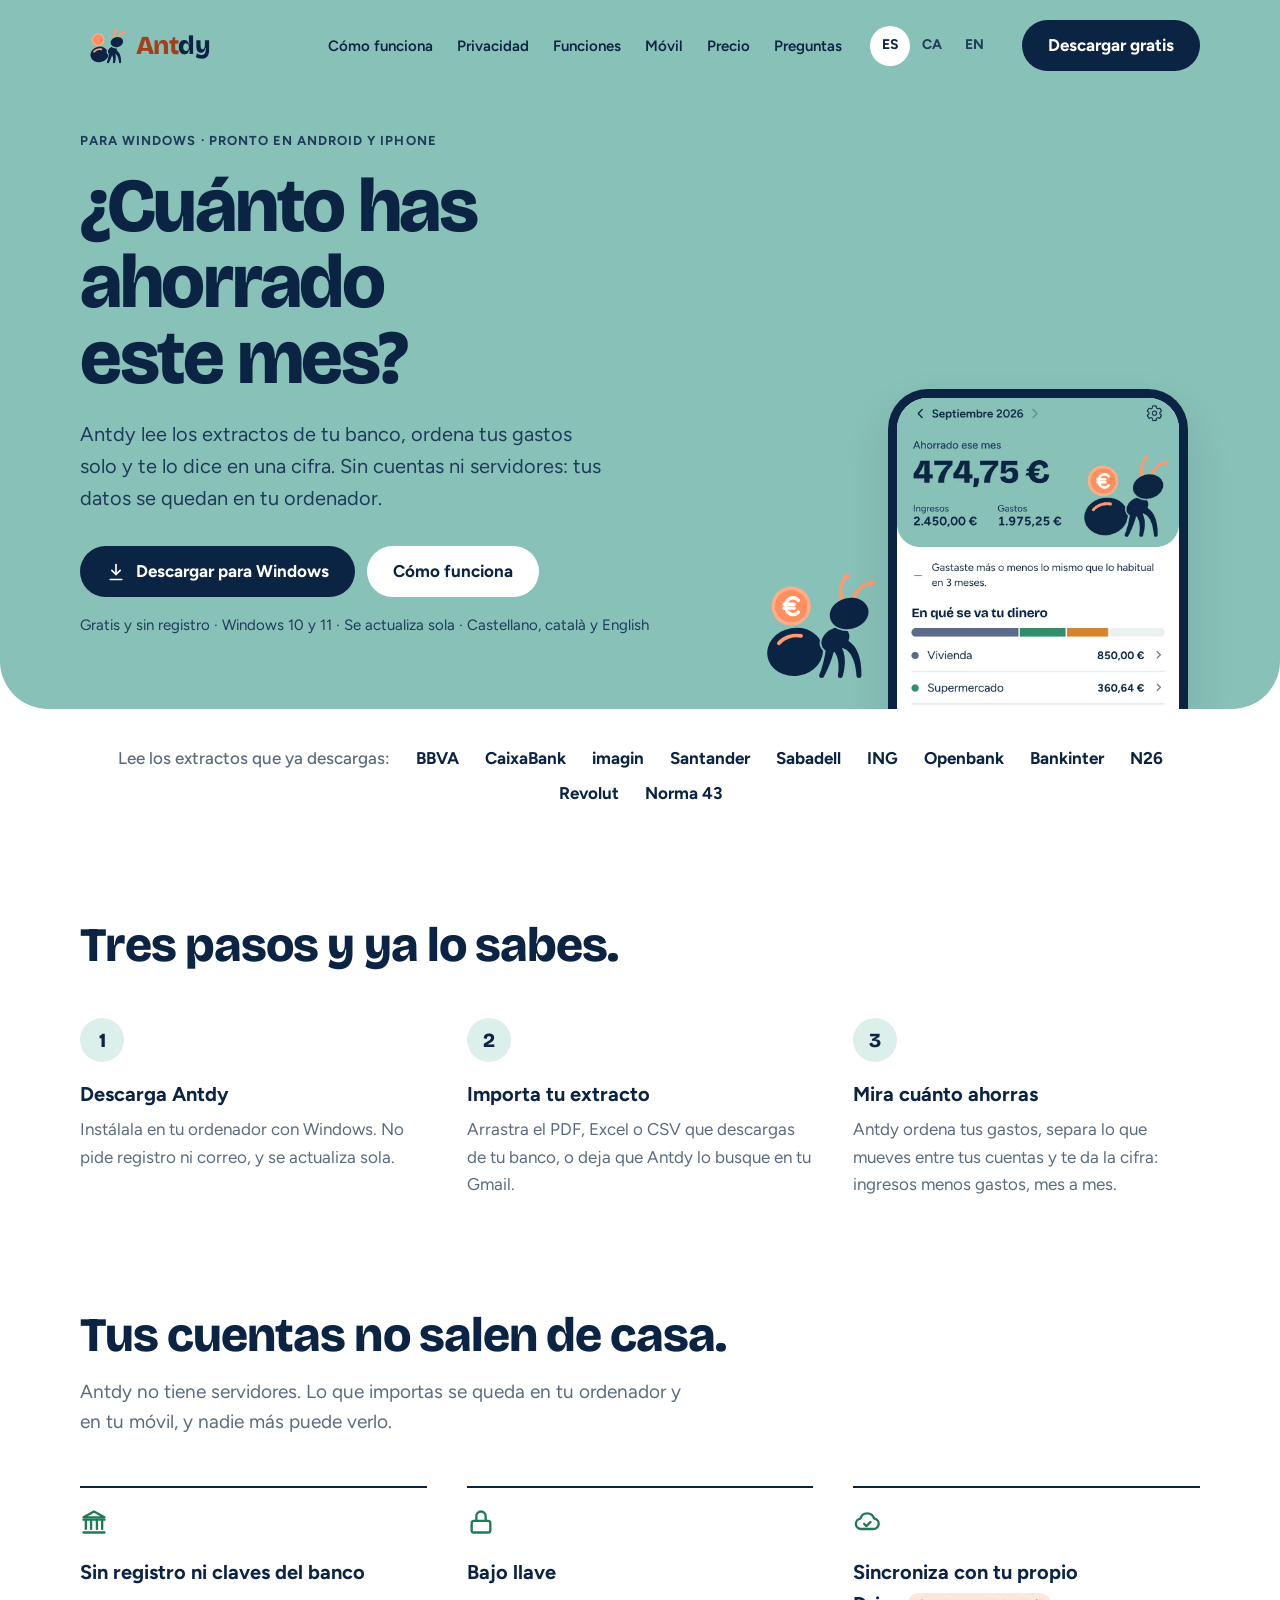
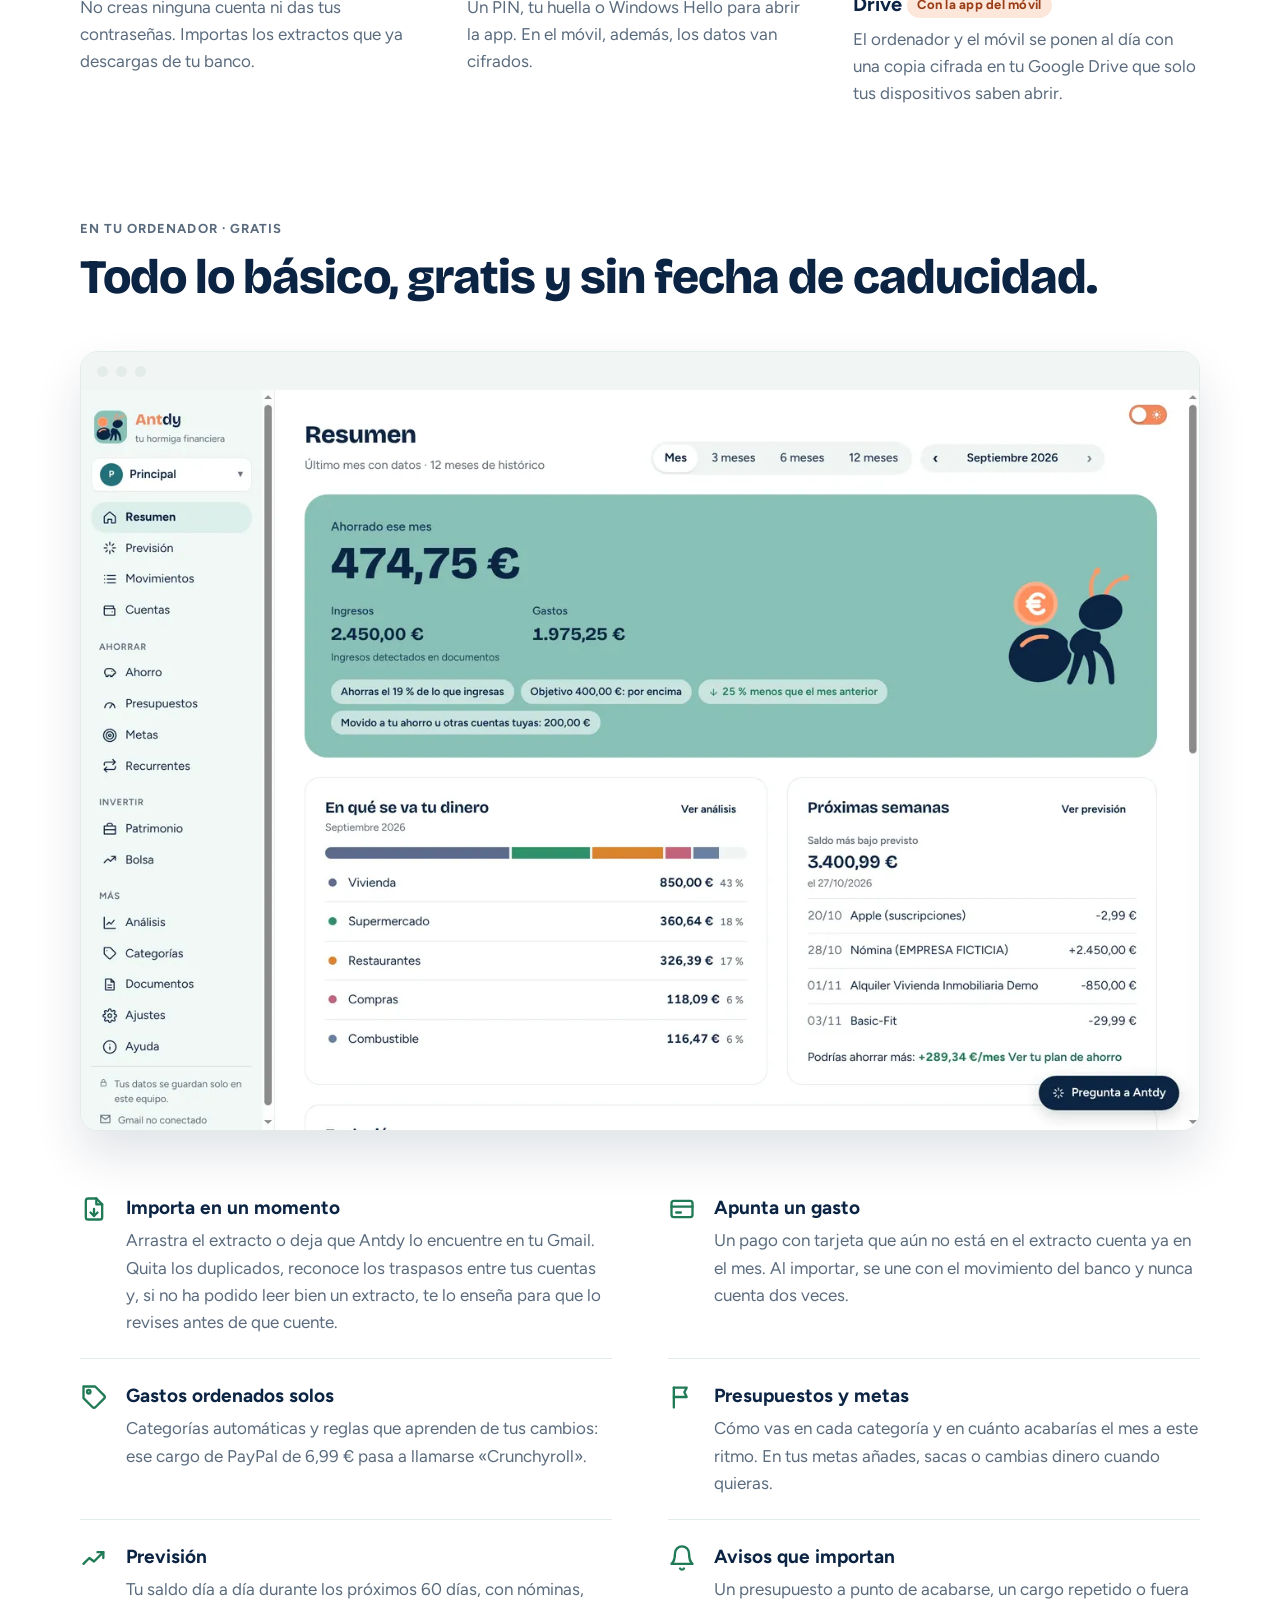
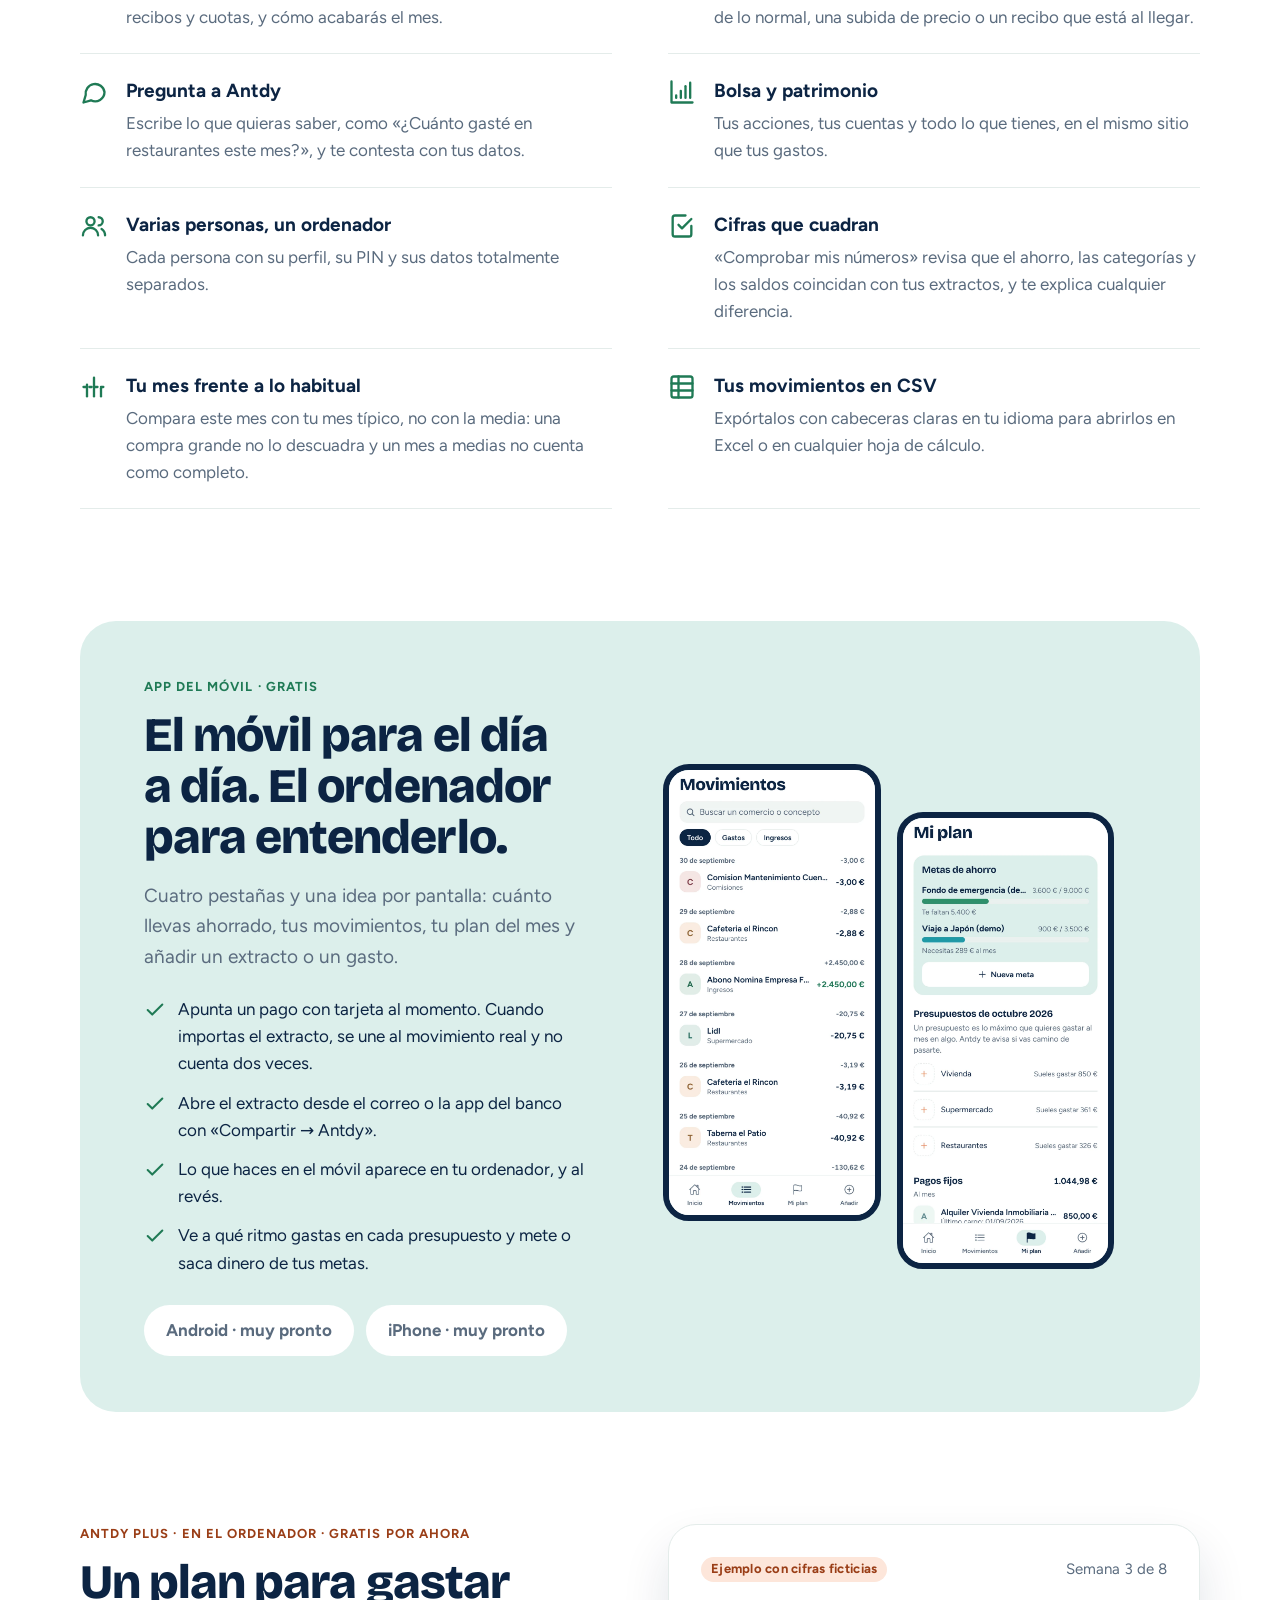
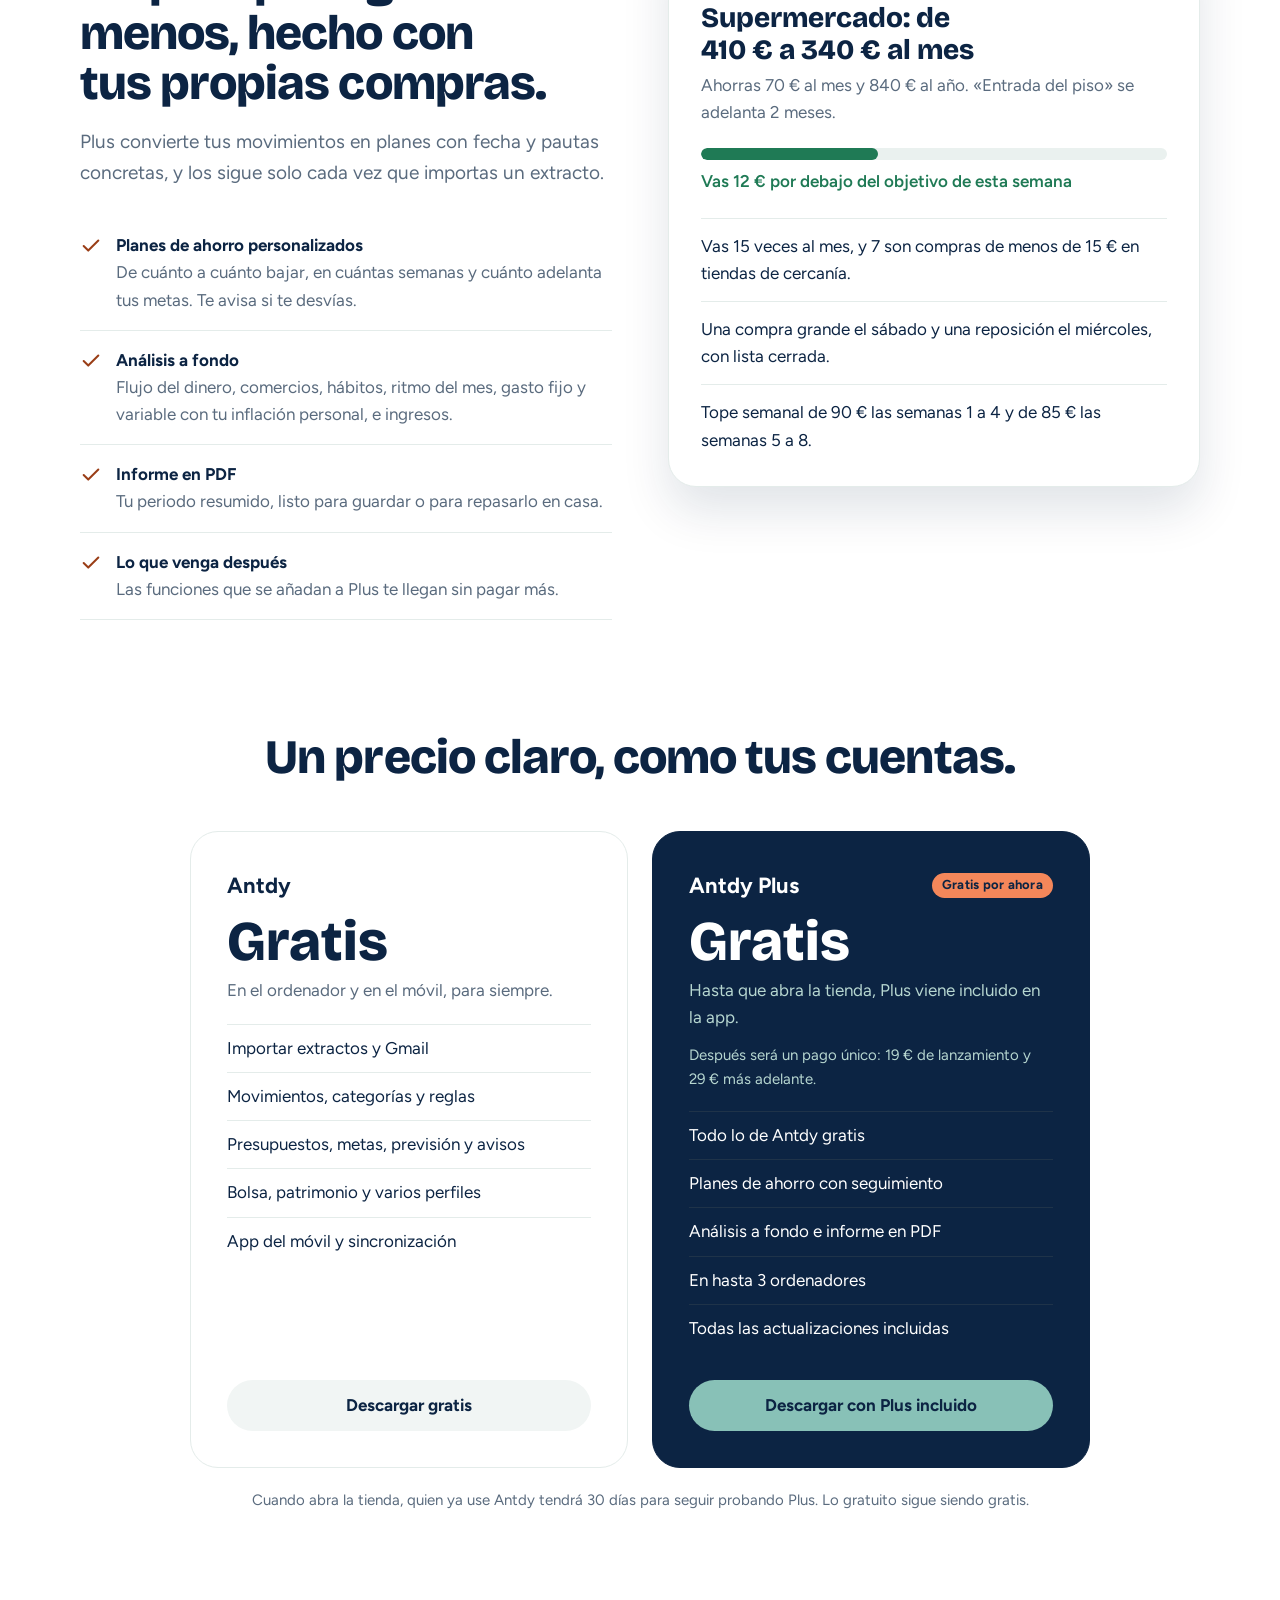
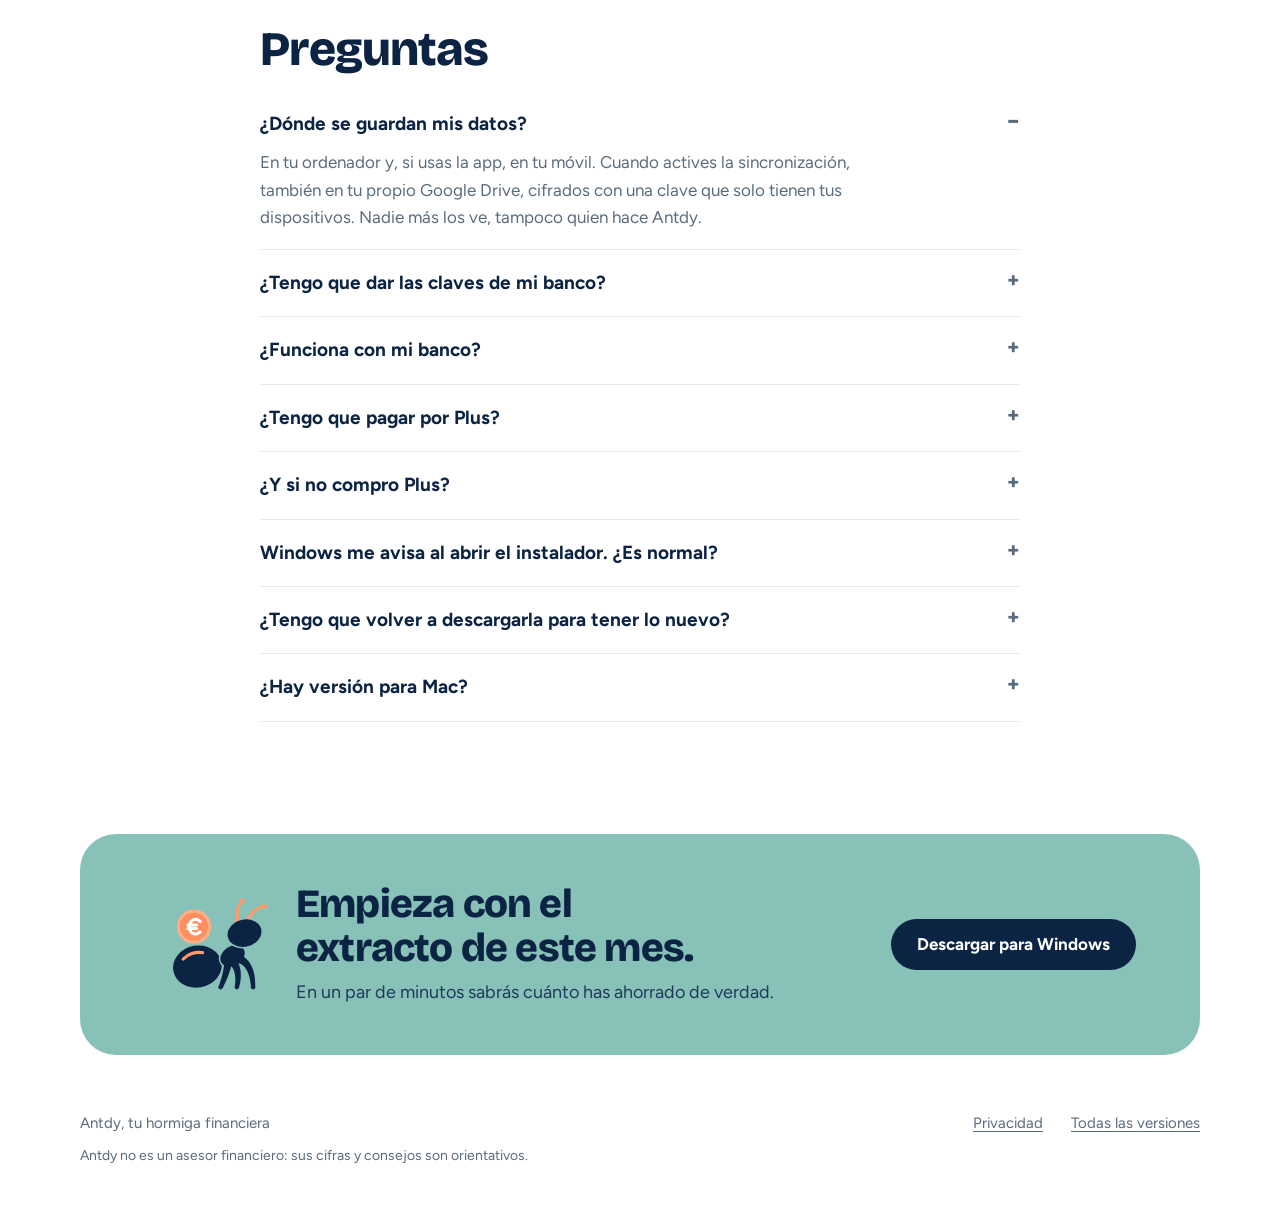
<file: index.html>
<!doctype html>
<html lang="es">
<head>
<meta charset="utf-8">
<meta name="viewport" content="width=device-width, initial-scale=1, viewport-fit=cover">
<title>Antdy, tu hormiga financiera</title>
<meta name="description" content="Antdy lee los extractos de tu banco, ordena tus gastos y te dice cuánto ahorras cada mes. Gratis para Windows. Tus datos se quedan en tu ordenador.">
<meta name="theme-color" content="#88C1B7">
<meta name="color-scheme" content="light dark">
<meta property="og:type" content="website">
<meta property="og:locale" content="es_ES">
<meta property="og:site_name" content="Antdy">
<meta property="og:title" content="Antdy, tu hormiga financiera">
<meta property="og:description" content="Sabe cuánto ahorras de verdad, sin dar tus datos a nadie. Gratis para Windows.">
<meta property="og:url" content="https://davidescobar98.github.io/antdy/">
<meta property="og:image" content="https://davidescobar98.github.io/antdy/img/og.png">
<meta property="og:image:width" content="1200">
<meta property="og:image:height" content="630">
<meta name="twitter:card" content="summary_large_image">
<link rel="canonical" href="https://davidescobar98.github.io/antdy/">
<link rel="alternate" hreflang="es" href="https://davidescobar98.github.io/antdy/">
<link rel="alternate" hreflang="ca" href="https://davidescobar98.github.io/antdy/ca/">
<link rel="alternate" hreflang="en" href="https://davidescobar98.github.io/antdy/en/">
<link rel="alternate" hreflang="x-default" href="https://davidescobar98.github.io/antdy/">
<link rel="icon" type="image/svg+xml" href="img/favicon.svg">
<link rel="icon" type="image/png" sizes="32x32" href="img/favicon-32.png">
<link rel="apple-touch-icon" href="img/apple-touch-icon.png">
<link rel="stylesheet" href="estilos.css">
<script type="application/ld+json">
{"@context": "https://schema.org", "@type": "SoftwareApplication", "name": "Antdy", "applicationCategory": "FinanceApplication", "operatingSystem": "Windows 10, Windows 11", "inLanguage": ["es", "ca", "en"], "url": "https://davidescobar98.github.io/antdy/", "image": ["https://davidescobar98.github.io/antdy/img/icono.png", "https://davidescobar98.github.io/antdy/img/og.png"], "description": "Antdy lee los extractos de tu banco, ordena tus gastos y te dice cuánto ahorras cada mes. Tus datos se quedan en tu ordenador.", "offers": {"@type": "Offer", "price": "0", "priceCurrency": "EUR"}}
</script>
</head>
<body>
<a class="skip" href="#contenido">Saltar al contenido</a>

<header class="hero band">
  <div class="wrap">
    <nav class="nav" aria-label="Principal">
      <a class="logo" href="#inicio" aria-label="Antdy, inicio">
        <picture><source srcset="img/hormiga-pequena-inversa.svg" media="(prefers-color-scheme: dark)"><img src="img/hormiga-pequena.svg" alt="" width="37" height="37"></picture>
        <span class="wordmark"><b>Ant</b>dy</span>
      </a>
      <div class="nav-links">
        <a href="#como">Cómo funciona</a>
        <a href="#privacidad">Privacidad</a>
        <a href="#ordenador">Funciones</a>
        <a href="#movil">Móvil</a>
        <a href="#precio">Precio</a>
        <a href="#preguntas">Preguntas</a>
      </div>
      <div class="langs" aria-label="Idioma">
        <a href="./" lang="es" hreflang="es" aria-current="page">ES</a>
        <a href="ca/" lang="ca" hreflang="ca">CA</a>
        <a href="en/" lang="en" hreflang="en">EN</a>
      </div>
      <a class="btn" href="#descargar">Descargar gratis</a>
    </nav>

    <div class="hero-grid" id="inicio">
      <div class="hero-copy">
        <p class="eyebrow">Para Windows · pronto en Android y iPhone</p>
        <h1>¿Cuánto has ahorrado este mes?</h1>
        <p class="sub">Antdy lee los extractos de tu banco, ordena tus gastos solo y te lo dice en una cifra. Sin cuentas ni servidores: tus datos se quedan en tu ordenador.</p>
        <div class="hero-actions">
          <a class="btn" href="https://github.com/davidescobar98/FinANTcial-Buddy/releases/latest" data-descarga>
            <svg width="20" height="20" viewBox="0 0 24 24" fill="none" stroke="currentColor" stroke-width="2" stroke-linecap="round" stroke-linejoin="round" aria-hidden="true"><path d="M12 3v12"></path><path d="m7 10 5 5 5-5"></path><path d="M5 21h14"></path></svg>
            Descargar para Windows
          </a>
          <a class="btn btn-quiet" href="#como">Cómo funciona</a>
        </div>
        <p class="hero-note">Gratis y sin registro · Windows 10 y 11 · Se actualiza sola · Castellano, català y English</p>
      </div>
      <div class="hero-visual">
        <picture><source srcset="img/hormiga-inversa.svg" media="(prefers-color-scheme: dark)"><img class="hero-ant" src="img/hormiga.svg" alt="" width="280" height="280"></picture>
        <div class="phone-cut">
          <img src="img/movil-inicio.webp" alt="Inicio de Antdy: ahorrado ese mes 474,75&nbsp;€, con ingresos de 2.450,00&nbsp;€ y gastos de 1.975,25&nbsp;€ (datos de ejemplo)" width="870" height="959">
        </div>
      </div>
    </div>
  </div>
</header>

<main id="contenido">
<div class="band">
  <p class="wrap formats"><span>Lee los extractos que ya descargas:</span><span>BBVA</span><span>CaixaBank</span><span>imagin</span><span>Santander</span><span>Sabadell</span><span>ING</span><span>Openbank</span><span>Bankinter</span><span>N26</span><span>Revolut</span><span>Norma 43</span></p>
</div>

<section class="band section" id="como">
  <div class="wrap">
    <h2 class="h2">Tres pasos y ya lo sabes.</h2>
    <ol class="steps">
      <li>
        <h3>Descarga Antdy</h3>
        <p>Instálala en tu ordenador con Windows. No pide registro ni correo, y se actualiza sola.</p>
      </li>
      <li>
        <h3>Importa tu extracto</h3>
        <p>Arrastra el PDF, Excel o CSV que descargas de tu banco, o deja que Antdy lo busque en tu Gmail.</p>
      </li>
      <li>
        <h3>Mira cuánto ahorras</h3>
        <p>Antdy ordena tus gastos, separa lo que mueves entre tus cuentas y te da la cifra: ingresos menos gastos, mes a mes.</p>
      </li>
    </ol>
  </div>
</section>

<section class="band section" id="privacidad">
  <div class="wrap">
    <h2 class="h2">Tus cuentas no salen de casa.</h2>
    <p class="lead" style="margin-top: 16px;">Antdy no tiene servidores. Lo que importas se queda en tu ordenador y en tu móvil, y nadie más puede verlo.</p>
    <div class="trio">
      <div>
        <svg class="icon" viewBox="0 0 24 24" fill="none" stroke="currentColor" stroke-width="2" stroke-linecap="round" stroke-linejoin="round" aria-hidden="true"><path d="M3 10h18"></path><path d="M5 10v8"></path><path d="M9.5 10v8"></path><path d="M14.5 10v8"></path><path d="M19 10v8"></path><path d="M3 21h18"></path><path d="M12 3 3 8h18z"></path></svg>
        <h3>Sin registro ni claves del banco</h3>
        <p>No creas ninguna cuenta ni das tus contraseñas. Importas los extractos que ya descargas de tu banco.</p>
      </div>
      <div>
        <svg class="icon" viewBox="0 0 24 24" fill="none" stroke="currentColor" stroke-width="2" stroke-linecap="round" stroke-linejoin="round" aria-hidden="true"><rect x="4" y="11" width="16" height="10" rx="2"></rect><path d="M8 11V7a4 4 0 0 1 8 0v4"></path></svg>
        <h3>Bajo llave</h3>
        <p>Un PIN, tu huella o Windows Hello para abrir la app. En el móvil, además, los datos van cifrados.</p>
      </div>
      <div>
        <svg class="icon" viewBox="0 0 24 24" fill="none" stroke="currentColor" stroke-width="2" stroke-linecap="round" stroke-linejoin="round" aria-hidden="true"><path d="M7 18a4.5 4.5 0 0 1-.6-8.96A6 6 0 0 1 18 9a4.5 4.5 0 0 1-1 9z"></path><path d="m9.5 13.5 2 2 3.5-3.5"></path></svg>
        <h3>Sincroniza con tu propio Drive <span class="tag">Con la app del móvil</span></h3>
        <p>El ordenador y el móvil se ponen al día con una copia cifrada en tu Google Drive que solo tus dispositivos saben abrir.</p>
      </div>
    </div>
  </div>
</section>

<section class="band section" id="ordenador">
  <div class="wrap">
    <p class="eyebrow">En tu ordenador · gratis</p>
    <h2 class="h2" style="margin-top: 12px;">Todo lo básico, gratis y sin fecha de caducidad.</h2>
    <div class="window">
      <div class="window-bar" aria-hidden="true"><span></span><span></span><span></span></div>
      <picture>
        <source srcset="img/escritorio-oscuro-1360.webp 1360w, img/escritorio-oscuro.webp 2720w" sizes="(max-width: 1152px) calc(100vw - 34px), 1118px" media="(prefers-color-scheme: dark)">
        <img src="img/escritorio-1360.webp" loading="lazy" decoding="async" srcset="img/escritorio-1360.webp 1360w, img/escritorio.webp 2720w" sizes="(max-width: 1152px) calc(100vw - 34px), 1118px" alt="Resumen de Antdy en el ordenador: ahorrado ese mes 474,75&nbsp;€, en qué se va tu dinero y próximas semanas (datos de ejemplo)" width="1360" height="900">
      </picture>
    </div>
    <div class="features">
      <div class="feature">
        <svg class="icon" viewBox="0 0 24 24" fill="none" stroke="currentColor" stroke-width="2" stroke-linecap="round" stroke-linejoin="round" aria-hidden="true"><path d="M14 3H7a2 2 0 0 0-2 2v14a2 2 0 0 0 2 2h10a2 2 0 0 0 2-2V8z"></path><path d="M14 3v5h5"></path><path d="M12 12v6"></path><path d="m9 15 3 3 3-3"></path></svg>
        <div><h3>Importa en un momento</h3><p>Arrastra el extracto o deja que Antdy lo encuentre en tu Gmail. Quita los duplicados, reconoce los traspasos entre tus cuentas y, si no ha podido leer bien un extracto, te lo enseña para que lo revises antes de que cuente.</p></div>
      </div>
      <div class="feature">
        <svg class="icon" viewBox="0 0 24 24" fill="none" stroke="currentColor" stroke-width="2" stroke-linecap="round" stroke-linejoin="round" aria-hidden="true"><rect x="3" y="5" width="18" height="14" rx="2"></rect><path d="M3 10h18"></path><path d="M7 15h4"></path></svg>
        <div><h3>Apunta un gasto</h3><p>Un pago con tarjeta que aún no está en el extracto cuenta ya en el mes. Al importar, se une con el movimiento del banco y nunca cuenta dos veces.</p></div>
      </div>
      <div class="feature">
        <svg class="icon" viewBox="0 0 24 24" fill="none" stroke="currentColor" stroke-width="2" stroke-linecap="round" stroke-linejoin="round" aria-hidden="true"><path d="M20.6 13.4 13.4 20.6a2 2 0 0 1-2.8 0L3 13V3h10l7.6 7.6a2 2 0 0 1 0 2.8z"></path><circle cx="7.5" cy="7.5" r="1.5"></circle></svg>
        <div><h3>Gastos ordenados solos</h3><p>Categorías automáticas y reglas que aprenden de tus cambios: ese cargo de PayPal de 6,99&nbsp;€ pasa a llamarse «Crunchyroll».</p></div>
      </div>
      <div class="feature">
        <svg class="icon" viewBox="0 0 24 24" fill="none" stroke="currentColor" stroke-width="2" stroke-linecap="round" stroke-linejoin="round" aria-hidden="true"><path d="M5 21V4"></path><path d="M5 4h11l-2 4 2 4H5"></path></svg>
        <div><h3>Presupuestos y metas</h3><p>Cómo vas en cada categoría y en cuánto acabarías el mes a este ritmo. En tus metas añades, sacas o cambias dinero cuando quieras.</p></div>
      </div>
      <div class="feature">
        <svg class="icon" viewBox="0 0 24 24" fill="none" stroke="currentColor" stroke-width="2" stroke-linecap="round" stroke-linejoin="round" aria-hidden="true"><path d="M3 17l5-5 4 3 8-8"></path><path d="M15 7h5v5"></path></svg>
        <div><h3>Previsión</h3><p>Tu saldo día a día durante los próximos 60 días, con nóminas, recibos y cuotas, y cómo acabarás el mes.</p></div>
      </div>
      <div class="feature">
        <svg class="icon" viewBox="0 0 24 24" fill="none" stroke="currentColor" stroke-width="2" stroke-linecap="round" stroke-linejoin="round" aria-hidden="true"><path d="M6 8a6 6 0 0 1 12 0c0 7 3 9 3 9H3s3-2 3-9"></path><path d="M10.3 21a1.94 1.94 0 0 0 3.4 0"></path></svg>
        <div><h3>Avisos que importan</h3><p>Un presupuesto a punto de acabarse, un cargo repetido o fuera de lo normal, una subida de precio o un recibo que está al llegar.</p></div>
      </div>
      <div class="feature">
        <svg class="icon" viewBox="0 0 24 24" fill="none" stroke="currentColor" stroke-width="2" stroke-linecap="round" stroke-linejoin="round" aria-hidden="true"><path d="M21 12a8 8 0 0 1-11.6 7.1L3 21l1.9-6.4A8 8 0 1 1 21 12z"></path></svg>
        <div><h3>Pregunta a Antdy</h3><p>Escribe lo que quieras saber, como «¿Cuánto gasté en restaurantes este mes?», y te contesta con tus datos.</p></div>
      </div>
      <div class="feature">
        <svg class="icon" viewBox="0 0 24 24" fill="none" stroke="currentColor" stroke-width="2" stroke-linecap="round" stroke-linejoin="round" aria-hidden="true"><path d="M3 3v18h18"></path><path d="M7 15v2"></path><path d="M11 11v6"></path><path d="M15 7v10"></path><path d="M19 4v13"></path></svg>
        <div><h3>Bolsa y patrimonio</h3><p>Tus acciones, tus cuentas y todo lo que tienes, en el mismo sitio que tus gastos.</p></div>
      </div>
      <div class="feature">
        <svg class="icon" viewBox="0 0 24 24" fill="none" stroke="currentColor" stroke-width="2" stroke-linecap="round" stroke-linejoin="round" aria-hidden="true"><circle cx="9" cy="8" r="3.5"></circle><path d="M2.5 20a6.5 6.5 0 0 1 13 0"></path><path d="M16 4.5a3.5 3.5 0 0 1 0 7"></path><path d="M18.5 14.5A6.5 6.5 0 0 1 21.5 20"></path></svg>
        <div><h3>Varias personas, un ordenador</h3><p>Cada persona con su perfil, su PIN y sus datos totalmente separados.</p></div>
      </div>
      <div class="feature">
        <svg class="icon" viewBox="0 0 24 24" fill="none" stroke="currentColor" stroke-width="2" stroke-linecap="round" stroke-linejoin="round" aria-hidden="true"><path d="M9 11l3 3 8-8"></path><path d="M20 12v7a2 2 0 0 1-2 2H6a2 2 0 0 1-2-2V5a2 2 0 0 1 2-2h9"></path></svg>
        <div><h3>Cifras que cuadran</h3><p>«Comprobar mis números» revisa que el ahorro, las categorías y los saldos coincidan con tus extractos, y te explica cualquier diferencia.</p></div>
      </div>
      <div class="feature">
        <svg class="icon" viewBox="0 0 24 24" fill="none" stroke="currentColor" stroke-width="2" stroke-linecap="round" stroke-linejoin="round" aria-hidden="true"><path d="M6 20V10"></path><path d="M12 20V4"></path><path d="M18 20v-7"></path><path d="M3 12h18" stroke-dasharray="2 3"></path></svg>
        <div><h3>Tu mes frente a lo habitual</h3><p>Compara este mes con tu mes típico, no con la media: una compra grande no lo descuadra y un mes a medias no cuenta como completo.</p></div>
      </div>
      <div class="feature">
        <svg class="icon" viewBox="0 0 24 24" fill="none" stroke="currentColor" stroke-width="2" stroke-linecap="round" stroke-linejoin="round" aria-hidden="true"><rect x="3" y="3" width="18" height="18" rx="2"></rect><path d="M3 9h18"></path><path d="M3 15h18"></path><path d="M9 3v18"></path></svg>
        <div><h3>Tus movimientos en CSV</h3><p>Expórtalos con cabeceras claras en tu idioma para abrirlos en Excel o en cualquier hoja de cálculo.</p></div>
      </div>
    </div>
  </div>
</section>

<section class="band section" id="movil">
  <div class="wrap mobile">
    <div>
      <p class="eyebrow">App del móvil · gratis</p>
      <h2 class="h2" style="margin-top: 12px;">El móvil para el día a día. El ordenador para entenderlo.</h2>
      <p class="lead">Cuatro pestañas y una idea por pantalla: cuánto llevas ahorrado, tus movimientos, tu plan del mes y añadir un extracto o un gasto.</p>
      <ul class="checks">
        <li><svg viewBox="0 0 24 24" fill="none" stroke="currentColor" stroke-width="2.2" stroke-linecap="round" stroke-linejoin="round" aria-hidden="true"><path d="M20 6 9 17l-5-5"></path></svg><span>Apunta un pago con tarjeta al momento. Cuando importas el extracto, se une al movimiento real y no cuenta dos veces.</span></li>
        <li><svg viewBox="0 0 24 24" fill="none" stroke="currentColor" stroke-width="2.2" stroke-linecap="round" stroke-linejoin="round" aria-hidden="true"><path d="M20 6 9 17l-5-5"></path></svg><span>Abre el extracto desde el correo o la app del banco con «Compartir → Antdy».</span></li>
        <li><svg viewBox="0 0 24 24" fill="none" stroke="currentColor" stroke-width="2.2" stroke-linecap="round" stroke-linejoin="round" aria-hidden="true"><path d="M20 6 9 17l-5-5"></path></svg><span>Lo que haces en el móvil aparece en tu ordenador, y al revés.</span></li>
        <li><svg viewBox="0 0 24 24" fill="none" stroke="currentColor" stroke-width="2.2" stroke-linecap="round" stroke-linejoin="round" aria-hidden="true"><path d="M20 6 9 17l-5-5"></path></svg><span>Ve a qué ritmo gastas en cada presupuesto y mete o saca dinero de tus metas.</span></li>
      </ul>
      <div class="store-row">
        <span class="pill">Android · muy pronto</span>
        <span class="pill">iPhone · muy pronto</span>
      </div>
    </div>
    <div class="phones">
      <img class="phone" loading="lazy" decoding="async" src="img/movil-movimientos.webp" alt="Movimientos en el móvil, agrupados por días (datos de ejemplo)" width="780" height="1688">
      <img class="phone" loading="lazy" decoding="async" src="img/movil-mi-plan.webp" alt="Mi plan en el móvil: metas de ahorro, presupuestos y pagos fijos (datos de ejemplo)" width="780" height="1688">
    </div>
  </div>
</section>

<section class="band section" id="plus">
  <div class="wrap plus">
    <div>
      <p class="eyebrow">Antdy Plus · en el ordenador · gratis por ahora</p>
      <h2 class="h2" style="margin-top: 12px;">Un plan para gastar menos, hecho con tus propias compras.</h2>
      <p class="lead" style="margin-top: 18px;">Plus convierte tus movimientos en planes con fecha y pautas concretas, y los sigue solo cada vez que importas un extracto.</p>
      <div class="plus-list">
        <div><svg viewBox="0 0 24 24" fill="none" stroke="currentColor" stroke-width="2.2" stroke-linecap="round" stroke-linejoin="round" aria-hidden="true"><path d="M20 6 9 17l-5-5"></path></svg><p><strong>Planes de ahorro personalizados</strong><br><span>De cuánto a cuánto bajar, en cuántas semanas y cuánto adelanta tus metas. Te avisa si te desvías.</span></p></div>
        <div><svg viewBox="0 0 24 24" fill="none" stroke="currentColor" stroke-width="2.2" stroke-linecap="round" stroke-linejoin="round" aria-hidden="true"><path d="M20 6 9 17l-5-5"></path></svg><p><strong>Análisis a fondo</strong><br><span>Flujo del dinero, comercios, hábitos, ritmo del mes, gasto fijo y variable con tu inflación personal, e ingresos.</span></p></div>
        <div><svg viewBox="0 0 24 24" fill="none" stroke="currentColor" stroke-width="2.2" stroke-linecap="round" stroke-linejoin="round" aria-hidden="true"><path d="M20 6 9 17l-5-5"></path></svg><p><strong>Informe en PDF</strong><br><span>Tu periodo resumido, listo para guardar o para repasarlo en casa.</span></p></div>
        <div><svg viewBox="0 0 24 24" fill="none" stroke="currentColor" stroke-width="2.2" stroke-linecap="round" stroke-linejoin="round" aria-hidden="true"><path d="M20 6 9 17l-5-5"></path></svg><p><strong>Lo que venga después</strong><br><span>Las funciones que se añadan a Plus te llegan sin pagar más.</span></p></div>
      </div>
    </div>
    <div class="plan">
      <div class="plan-top"><span class="tag">Ejemplo con cifras ficticias</span><span class="num">Semana 3 de 8</span></div>
      <h3>Supermercado: de 410&nbsp;€ a 340&nbsp;€ al mes</h3>
      <p style="color: var(--muted);">Ahorras 70&nbsp;€ al mes y 840&nbsp;€ al año. «Entrada del piso» se adelanta 2 meses.</p>
      <div class="bar" role="img" aria-label="Semana 3 de 8 del plan"><div></div></div>
      <p class="ok">Vas 12&nbsp;€ por debajo del objetivo de esta semana</p>
      <ul>
        <li>Vas 15 veces al mes, y 7 son compras de menos de 15&nbsp;€ en tiendas de cercanía.</li>
        <li>Una compra grande el sábado y una reposición el miércoles, con lista cerrada.</li>
        <li>Tope semanal de 90&nbsp;€ las semanas 1 a 4 y de 85&nbsp;€ las semanas 5 a 8.</li>
      </ul>
    </div>
  </div>
</section>

<section class="band section" id="precio">
  <div class="wrap">
    <h2 class="h2" style="text-align: center;">Un precio claro, como tus cuentas.</h2>
    <div class="prices">
      <div class="price">
        <h3>Antdy</h3>
        <p class="amount">Gratis</p>
        <p class="terms">En el ordenador y en el móvil, para siempre.</p>
        <ul>
          <li>Importar extractos y Gmail</li>
          <li>Movimientos, categorías y reglas</li>
          <li>Presupuestos, metas, previsión y avisos</li>
          <li>Bolsa, patrimonio y varios perfiles</li>
          <li>App del móvil y sincronización</li>
        </ul>
        <a class="btn btn-quiet" href="#descargar">Descargar gratis</a>
      </div>
      <div class="price price-plus">
        <div class="price-head"><h3>Antdy Plus</h3><span class="tag">Gratis por ahora</span></div>
        <p class="amount">Gratis</p>
        <p class="terms">Hasta que abra la tienda, Plus viene incluido en la app.</p>
        <p class="amount-note">Después será un pago único: 19&nbsp;€ de lanzamiento y 29&nbsp;€ más adelante.</p>
        <ul>
          <li>Todo lo de Antdy gratis</li>
          <li>Planes de ahorro con seguimiento</li>
          <li>Análisis a fondo e informe en PDF</li>
          <li>En hasta 3 ordenadores</li>
          <li>Todas las actualizaciones incluidas</li>
        </ul>
        <!-- Cuando abra la tienda: <a class="btn" href="[enlace de pago de Lemon Squeezy]">Comprar Plus</a> y debajo «O pruébalo gratis 30 días desde la app.» -->
        <a class="btn" href="https://github.com/davidescobar98/FinANTcial-Buddy/releases/latest" data-descarga>Descargar con Plus incluido</a>
      </div>
    </div>
    <!-- Cuando abra la tienda: «IVA incluido. Pagas con tarjeta o PayPal y recibes tu clave por correo al momento.» -->
    <p class="fine">Cuando abra la tienda, quien ya use Antdy tendrá 30 días para seguir probando Plus. Lo gratuito sigue siendo gratis.</p>
  </div>
</section>

<section class="band section" id="preguntas">
  <div class="faq">
    <h2 class="h2" style="margin-bottom: 16px;">Preguntas</h2>
    <details open>
      <summary>¿Dónde se guardan mis datos?</summary>
      <p>En tu ordenador y, si usas la app, en tu móvil. Cuando actives la sincronización, también en tu propio Google Drive, cifrados con una clave que solo tienen tus dispositivos. Nadie más los ve, tampoco quien hace Antdy.</p>
    </details>
    <details>
      <summary>¿Tengo que dar las claves de mi banco?</summary>
      <p>No. Antdy trabaja con los extractos que descargas de la web o la app de tu banco, o con los que te llegan por correo.</p>
    </details>
    <details>
      <summary>¿Funciona con mi banco?</summary>
      <p>Lee los PDF de BBVA, CaixaBank e imagin, y los Excel o CSV que exportan BBVA, CaixaBank, imagin, Santander, Sabadell, ING, Openbank, Bankinter, N26 y Revolut. De cualquier otro banco sirve el fichero Norma 43 o un CSV con fecha, concepto e importe, y los PDF también suelen funcionar.</p>
    </details>
    <details>
      <summary>¿Tengo que pagar por Plus?</summary>
      <p>Por ahora, nada: Plus viene incluido gratis en la app. Cuando abra la tienda, un único pago te dará Plus para siempre en hasta tres ordenadores, con todas las actualizaciones, y podrás probarlo 30 días antes de decidir.</p>
    </details>
    <details>
      <summary>¿Y si no compro Plus?</summary>
      <p>Sigues usando todo lo gratuito sin límite de tiempo ni de movimientos, y tus datos siguen ahí.</p>
    </details>
    <details>
      <summary>Windows me avisa al abrir el instalador. ¿Es normal?</summary>
      <p>Sí. Antdy todavía no tiene firma digital de editor, así que Windows puede mostrar «Windows protegió su PC». Pulsa «Más información» y luego «Ejecutar de todas formas». Descárgala siempre desde esta página.</p>
    </details>
    <details>
      <summary>¿Tengo que volver a descargarla para tener lo nuevo?</summary>
      <p>No. Antdy se actualiza sola y, al abrirla tras una actualización, te enseña las novedades. Tus datos se quedan como estaban.</p>
    </details>
    <details>
      <summary>¿Hay versión para Mac?</summary>
      <p>Todavía no. Antdy funciona en Windows 10 y 11, y las apps de Android e iPhone llegan muy pronto.</p>
    </details>
  </div>
</section>

<section class="band section" id="descargar">
  <div class="wrap cta">
    <picture><source srcset="img/hormiga-inversa.svg" media="(prefers-color-scheme: dark)"><img loading="lazy" decoding="async" src="img/hormiga.svg" alt="" width="280" height="280"></picture>
    <div>
      <h2>Empieza con el extracto de este mes.</h2>
      <p>En un par de minutos sabrás cuánto has ahorrado de verdad.</p>
      <p class="version num" id="version" data-label="Versión" hidden></p>
    </div>
    <a class="btn" href="https://github.com/davidescobar98/FinANTcial-Buddy/releases/latest" data-descarga>Descargar para Windows</a>
  </div>
</section>
</main>

<footer class="band">
  <div class="wrap footer">
    <span>Antdy, tu hormiga financiera</span>
    <a href="https://davidescobar98.github.io/FinANTcial-Buddy/privacy">Privacidad</a>
    <!-- PENDIENTE: aviso legal y condiciones de compra (con el titular, el NIF y un correo de contacto). -->
    <a href="https://github.com/davidescobar98/FinANTcial-Buddy/releases">Todas las versiones</a>
    <p class="disclaimer">Antdy no es un asesor financiero: sus cifras y consejos son orientativos.</p>
  </div>
</footer>

<script src="descarga.js" defer></script>
</body>
</html>
</file>
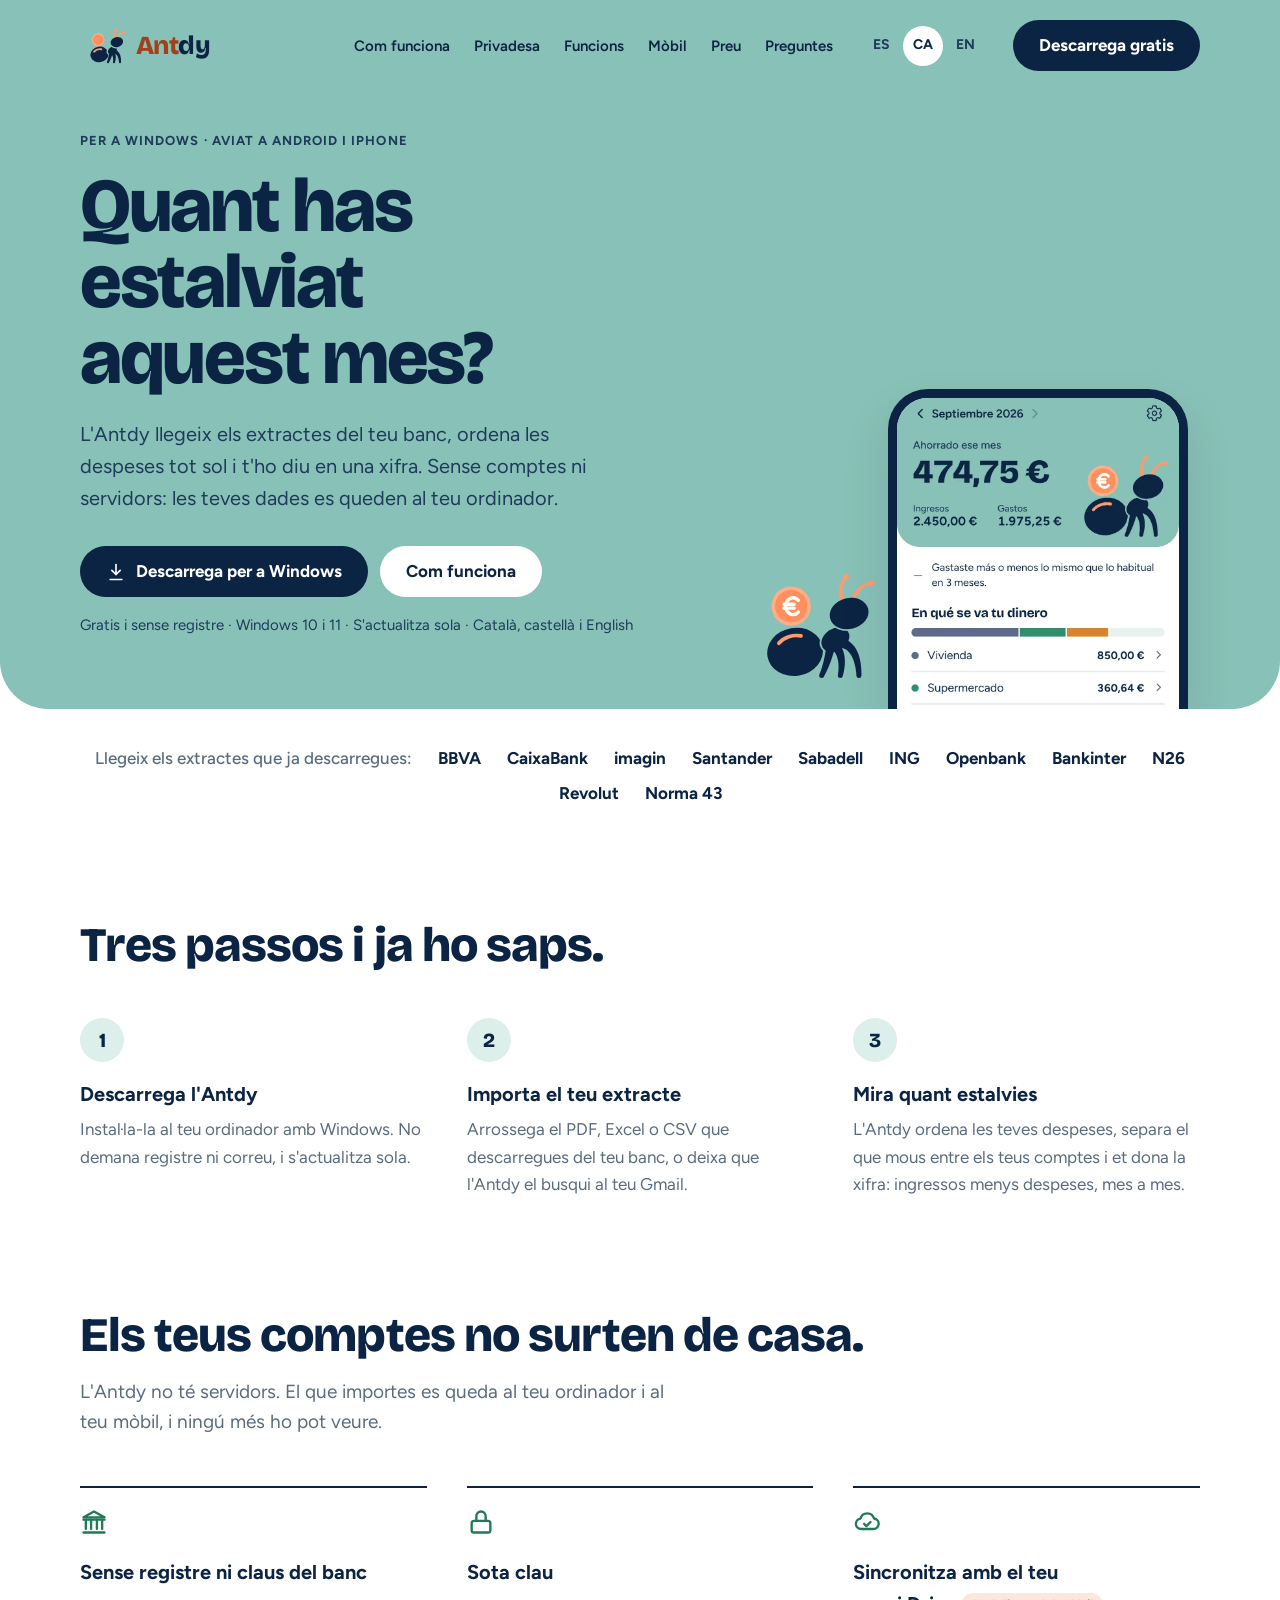
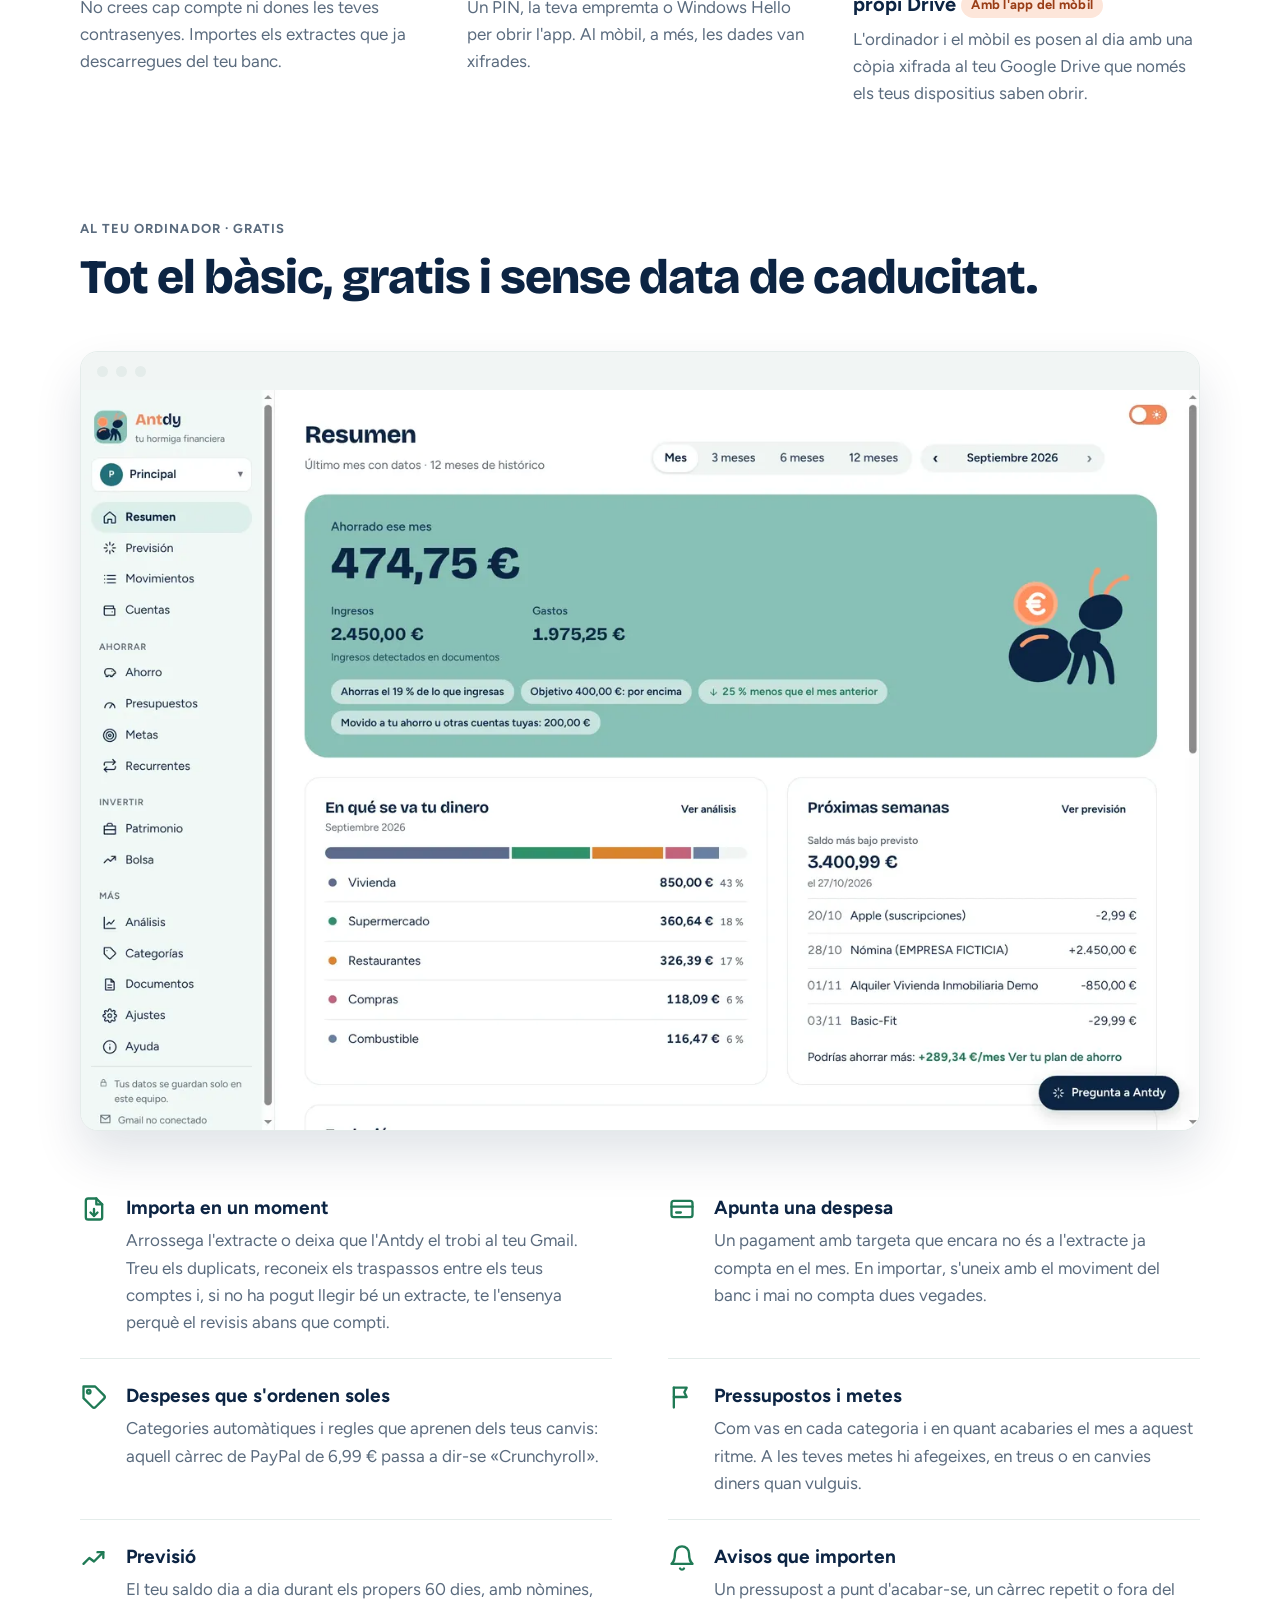
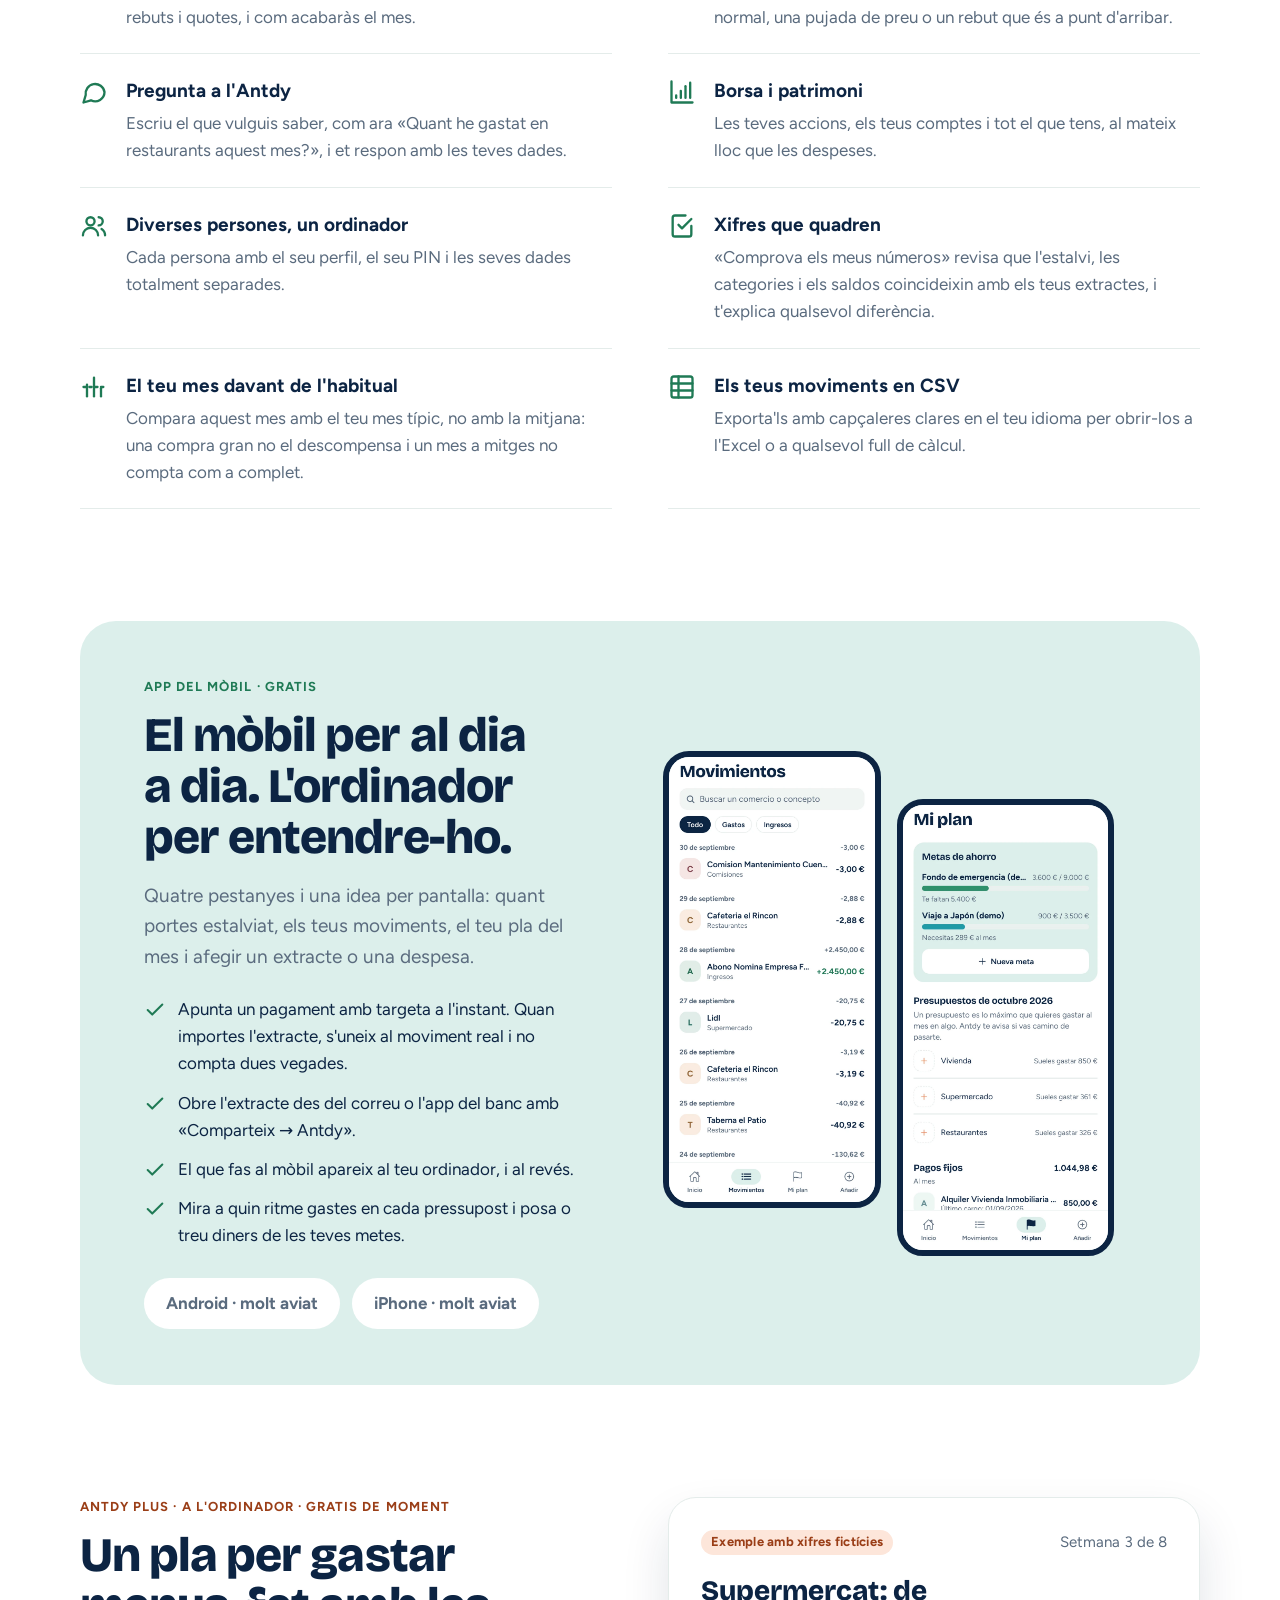
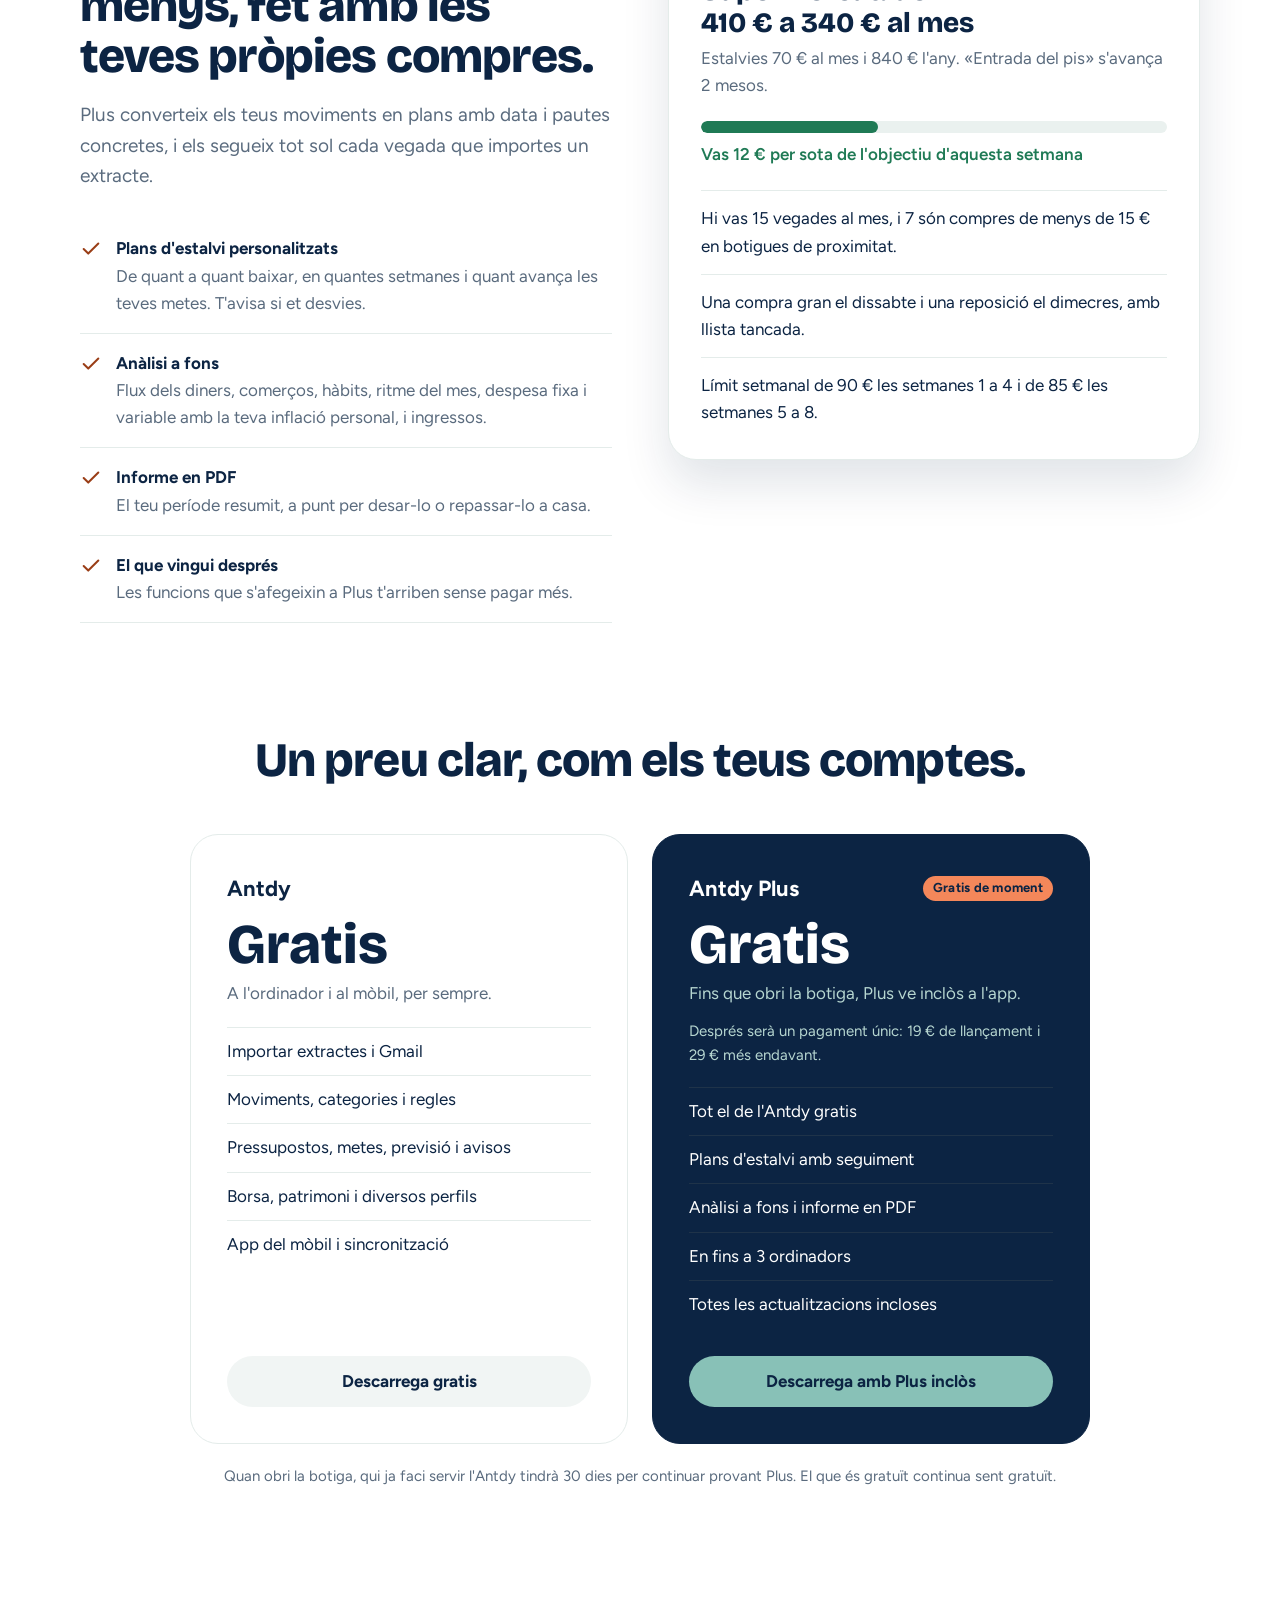
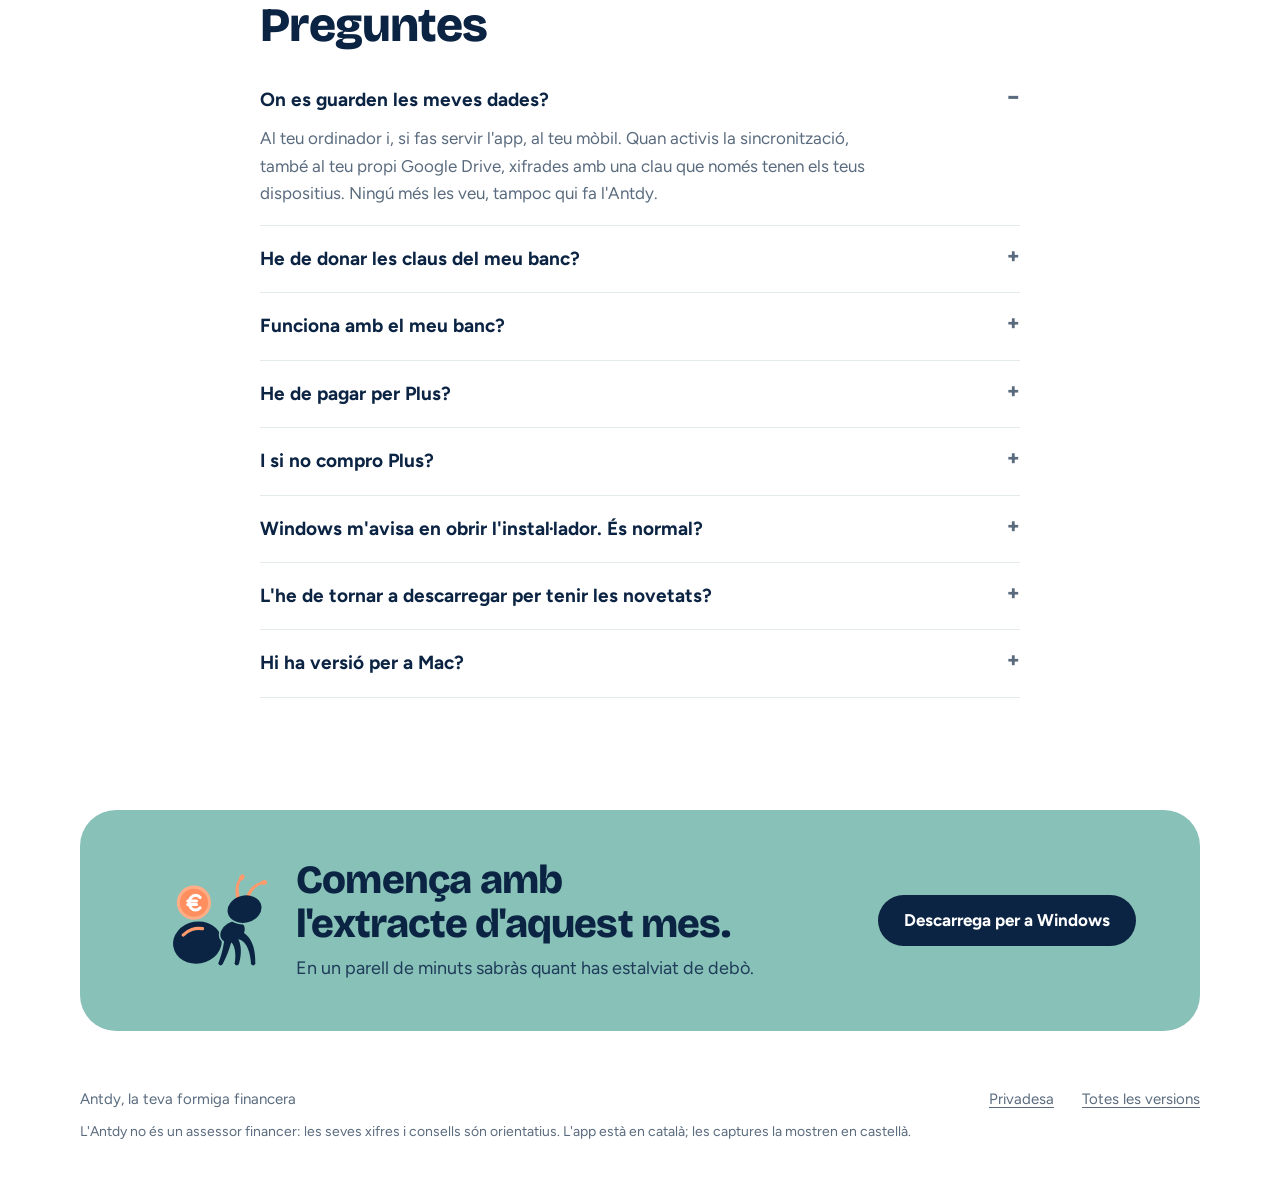
<file: ca/index.html>
<!doctype html>
<html lang="ca">
<head>
<meta charset="utf-8">
<meta name="viewport" content="width=device-width, initial-scale=1, viewport-fit=cover">
<title>Antdy, la teva formiga financera</title>
<meta name="description" content="L'Antdy llegeix els extractes del teu banc, ordena les teves despeses i et diu quant estalvies cada mes. Gratis per a Windows. Les teves dades es queden al teu ordinador.">
<meta name="theme-color" content="#88C1B7">
<meta name="color-scheme" content="light dark">
<meta property="og:type" content="website">
<meta property="og:locale" content="ca_ES">
<meta property="og:site_name" content="Antdy">
<meta property="og:title" content="Antdy, la teva formiga financera">
<meta property="og:description" content="Sàpigues quant estalvies de debò, sense donar les teves dades a ningú. Gratis per a Windows.">
<meta property="og:url" content="https://davidescobar98.github.io/antdy/ca/">
<meta property="og:image" content="https://davidescobar98.github.io/antdy/img/og.png">
<meta property="og:image:width" content="1200">
<meta property="og:image:height" content="630">
<meta name="twitter:card" content="summary_large_image">
<link rel="canonical" href="https://davidescobar98.github.io/antdy/ca/">
<link rel="alternate" hreflang="es" href="https://davidescobar98.github.io/antdy/">
<link rel="alternate" hreflang="ca" href="https://davidescobar98.github.io/antdy/ca/">
<link rel="alternate" hreflang="en" href="https://davidescobar98.github.io/antdy/en/">
<link rel="alternate" hreflang="x-default" href="https://davidescobar98.github.io/antdy/">
<link rel="icon" type="image/svg+xml" href="../img/favicon.svg">
<link rel="icon" type="image/png" sizes="32x32" href="../img/favicon-32.png">
<link rel="apple-touch-icon" href="../img/apple-touch-icon.png">
<link rel="stylesheet" href="../estilos.css">
<script type="application/ld+json">
{"@context": "https://schema.org", "@type": "SoftwareApplication", "name": "Antdy", "applicationCategory": "FinanceApplication", "operatingSystem": "Windows 10, Windows 11", "inLanguage": ["es", "ca", "en"], "url": "https://davidescobar98.github.io/antdy/ca/", "image": ["https://davidescobar98.github.io/antdy/img/icono.png", "https://davidescobar98.github.io/antdy/img/og.png"], "description": "L'Antdy llegeix els extractes del teu banc, ordena les teves despeses i et diu quant estalvies cada mes. Les teves dades es queden al teu ordinador.", "offers": {"@type": "Offer", "price": "0", "priceCurrency": "EUR"}}
</script>
</head>
<body>
<a class="skip" href="#contenido">Salta al contingut</a>

<header class="hero band">
  <div class="wrap">
    <nav class="nav" aria-label="Principal">
      <a class="logo" href="#inicio" aria-label="Antdy, inici">
        <picture><source srcset="../img/hormiga-pequena-inversa.svg" media="(prefers-color-scheme: dark)"><img src="../img/hormiga-pequena.svg" alt="" width="37" height="37"></picture>
        <span class="wordmark"><b>Ant</b>dy</span>
      </a>
      <div class="nav-links">
        <a href="#como">Com funciona</a>
        <a href="#privacidad">Privadesa</a>
        <a href="#ordenador">Funcions</a>
        <a href="#movil">Mòbil</a>
        <a href="#precio">Preu</a>
        <a href="#preguntas">Preguntes</a>
      </div>
      <div class="langs" aria-label="Idioma">
        <a href="../" lang="es" hreflang="es">ES</a>
        <a href="./" lang="ca" hreflang="ca" aria-current="page">CA</a>
        <a href="../en/" lang="en" hreflang="en">EN</a>
      </div>
      <a class="btn" href="#descargar">Descarrega gratis</a>
    </nav>

    <div class="hero-grid" id="inicio">
      <div class="hero-copy">
        <p class="eyebrow">Per a Windows · aviat a Android i iPhone</p>
        <h1>Quant has estalviat aquest mes?</h1>
        <p class="sub">L'Antdy llegeix els extractes del teu banc, ordena les despeses tot sol i t'ho diu en una xifra. Sense comptes ni servidors: les teves dades es queden al teu ordinador.</p>
        <div class="hero-actions">
          <a class="btn" href="https://github.com/davidescobar98/FinANTcial-Buddy/releases/latest" data-descarga>
            <svg width="20" height="20" viewBox="0 0 24 24" fill="none" stroke="currentColor" stroke-width="2" stroke-linecap="round" stroke-linejoin="round" aria-hidden="true"><path d="M12 3v12"></path><path d="m7 10 5 5 5-5"></path><path d="M5 21h14"></path></svg>
            Descarrega per a Windows
          </a>
          <a class="btn btn-quiet" href="#como">Com funciona</a>
        </div>
        <p class="hero-note">Gratis i sense registre · Windows 10 i 11 · S'actualitza sola · Català, castellà i English</p>
      </div>
      <div class="hero-visual">
        <picture><source srcset="../img/hormiga-inversa.svg" media="(prefers-color-scheme: dark)"><img class="hero-ant" src="../img/hormiga.svg" alt="" width="280" height="280"></picture>
        <div class="phone-cut">
          <img src="../img/movil-inicio.webp" alt="Inici de l'Antdy: estalviat aquell mes 474,75&nbsp;€, amb ingressos de 2.450,00&nbsp;€ i despeses d'1.975,25&nbsp;€ (dades d'exemple, app en castellà)" width="870" height="959">
        </div>
      </div>
    </div>
  </div>
</header>

<main id="contenido">
<div class="band">
  <p class="wrap formats"><span>Llegeix els extractes que ja descarregues:</span><span>BBVA</span><span>CaixaBank</span><span>imagin</span><span>Santander</span><span>Sabadell</span><span>ING</span><span>Openbank</span><span>Bankinter</span><span>N26</span><span>Revolut</span><span>Norma 43</span></p>
</div>

<section class="band section" id="como">
  <div class="wrap">
    <h2 class="h2">Tres passos i ja ho saps.</h2>
    <ol class="steps">
      <li>
        <h3>Descarrega l'Antdy</h3>
        <p>Instal·la-la al teu ordinador amb Windows. No demana registre ni correu, i s'actualitza sola.</p>
      </li>
      <li>
        <h3>Importa el teu extracte</h3>
        <p>Arrossega el PDF, Excel o CSV que descarregues del teu banc, o deixa que l'Antdy el busqui al teu Gmail.</p>
      </li>
      <li>
        <h3>Mira quant estalvies</h3>
        <p>L'Antdy ordena les teves despeses, separa el que mous entre els teus comptes i et dona la xifra: ingressos menys despeses, mes a mes.</p>
      </li>
    </ol>
  </div>
</section>

<section class="band section" id="privacidad">
  <div class="wrap">
    <h2 class="h2">Els teus comptes no surten de casa.</h2>
    <p class="lead" style="margin-top: 16px;">L'Antdy no té servidors. El que importes es queda al teu ordinador i al teu mòbil, i ningú més ho pot veure.</p>
    <div class="trio">
      <div>
        <svg class="icon" viewBox="0 0 24 24" fill="none" stroke="currentColor" stroke-width="2" stroke-linecap="round" stroke-linejoin="round" aria-hidden="true"><path d="M3 10h18"></path><path d="M5 10v8"></path><path d="M9.5 10v8"></path><path d="M14.5 10v8"></path><path d="M19 10v8"></path><path d="M3 21h18"></path><path d="M12 3 3 8h18z"></path></svg>
        <h3>Sense registre ni claus del banc</h3>
        <p>No crees cap compte ni dones les teves contrasenyes. Importes els extractes que ja descarregues del teu banc.</p>
      </div>
      <div>
        <svg class="icon" viewBox="0 0 24 24" fill="none" stroke="currentColor" stroke-width="2" stroke-linecap="round" stroke-linejoin="round" aria-hidden="true"><rect x="4" y="11" width="16" height="10" rx="2"></rect><path d="M8 11V7a4 4 0 0 1 8 0v4"></path></svg>
        <h3>Sota clau</h3>
        <p>Un PIN, la teva empremta o Windows Hello per obrir l'app. Al mòbil, a més, les dades van xifrades.</p>
      </div>
      <div>
        <svg class="icon" viewBox="0 0 24 24" fill="none" stroke="currentColor" stroke-width="2" stroke-linecap="round" stroke-linejoin="round" aria-hidden="true"><path d="M7 18a4.5 4.5 0 0 1-.6-8.96A6 6 0 0 1 18 9a4.5 4.5 0 0 1-1 9z"></path><path d="m9.5 13.5 2 2 3.5-3.5"></path></svg>
        <h3>Sincronitza amb el teu propi Drive <span class="tag">Amb l'app del mòbil</span></h3>
        <p>L'ordinador i el mòbil es posen al dia amb una còpia xifrada al teu Google Drive que només els teus dispositius saben obrir.</p>
      </div>
    </div>
  </div>
</section>

<section class="band section" id="ordenador">
  <div class="wrap">
    <p class="eyebrow">Al teu ordinador · gratis</p>
    <h2 class="h2" style="margin-top: 12px;">Tot el bàsic, gratis i sense data de caducitat.</h2>
    <div class="window">
      <div class="window-bar" aria-hidden="true"><span></span><span></span><span></span></div>
      <picture>
        <source srcset="../img/escritorio-oscuro-1360.webp 1360w, ../img/escritorio-oscuro.webp 2720w" sizes="(max-width: 1152px) calc(100vw - 34px), 1118px" media="(prefers-color-scheme: dark)">
        <img src="../img/escritorio-1360.webp" loading="lazy" decoding="async" srcset="../img/escritorio-1360.webp 1360w, ../img/escritorio.webp 2720w" sizes="(max-width: 1152px) calc(100vw - 34px), 1118px" alt="Resum de l'Antdy a l'ordinador: estalviat aquell mes 474,75&nbsp;€, en què se'n van els diners i properes setmanes (dades d'exemple, app en castellà)" width="1360" height="900">
      </picture>
    </div>
    <div class="features">
      <div class="feature">
        <svg class="icon" viewBox="0 0 24 24" fill="none" stroke="currentColor" stroke-width="2" stroke-linecap="round" stroke-linejoin="round" aria-hidden="true"><path d="M14 3H7a2 2 0 0 0-2 2v14a2 2 0 0 0 2 2h10a2 2 0 0 0 2-2V8z"></path><path d="M14 3v5h5"></path><path d="M12 12v6"></path><path d="m9 15 3 3 3-3"></path></svg>
        <div><h3>Importa en un moment</h3><p>Arrossega l'extracte o deixa que l'Antdy el trobi al teu Gmail. Treu els duplicats, reconeix els traspassos entre els teus comptes i, si no ha pogut llegir bé un extracte, te l'ensenya perquè el revisis abans que compti.</p></div>
      </div>
      <div class="feature">
        <svg class="icon" viewBox="0 0 24 24" fill="none" stroke="currentColor" stroke-width="2" stroke-linecap="round" stroke-linejoin="round" aria-hidden="true"><rect x="3" y="5" width="18" height="14" rx="2"></rect><path d="M3 10h18"></path><path d="M7 15h4"></path></svg>
        <div><h3>Apunta una despesa</h3><p>Un pagament amb targeta que encara no és a l'extracte ja compta en el mes. En importar, s'uneix amb el moviment del banc i mai no compta dues vegades.</p></div>
      </div>
      <div class="feature">
        <svg class="icon" viewBox="0 0 24 24" fill="none" stroke="currentColor" stroke-width="2" stroke-linecap="round" stroke-linejoin="round" aria-hidden="true"><path d="M20.6 13.4 13.4 20.6a2 2 0 0 1-2.8 0L3 13V3h10l7.6 7.6a2 2 0 0 1 0 2.8z"></path><circle cx="7.5" cy="7.5" r="1.5"></circle></svg>
        <div><h3>Despeses que s'ordenen soles</h3><p>Categories automàtiques i regles que aprenen dels teus canvis: aquell càrrec de PayPal de 6,99&nbsp;€ passa a dir-se «Crunchyroll».</p></div>
      </div>
      <div class="feature">
        <svg class="icon" viewBox="0 0 24 24" fill="none" stroke="currentColor" stroke-width="2" stroke-linecap="round" stroke-linejoin="round" aria-hidden="true"><path d="M5 21V4"></path><path d="M5 4h11l-2 4 2 4H5"></path></svg>
        <div><h3>Pressupostos i metes</h3><p>Com vas en cada categoria i en quant acabaries el mes a aquest ritme. A les teves metes hi afegeixes, en treus o en canvies diners quan vulguis.</p></div>
      </div>
      <div class="feature">
        <svg class="icon" viewBox="0 0 24 24" fill="none" stroke="currentColor" stroke-width="2" stroke-linecap="round" stroke-linejoin="round" aria-hidden="true"><path d="M3 17l5-5 4 3 8-8"></path><path d="M15 7h5v5"></path></svg>
        <div><h3>Previsió</h3><p>El teu saldo dia a dia durant els propers 60 dies, amb nòmines, rebuts i quotes, i com acabaràs el mes.</p></div>
      </div>
      <div class="feature">
        <svg class="icon" viewBox="0 0 24 24" fill="none" stroke="currentColor" stroke-width="2" stroke-linecap="round" stroke-linejoin="round" aria-hidden="true"><path d="M6 8a6 6 0 0 1 12 0c0 7 3 9 3 9H3s3-2 3-9"></path><path d="M10.3 21a1.94 1.94 0 0 0 3.4 0"></path></svg>
        <div><h3>Avisos que importen</h3><p>Un pressupost a punt d'acabar-se, un càrrec repetit o fora del normal, una pujada de preu o un rebut que és a punt d'arribar.</p></div>
      </div>
      <div class="feature">
        <svg class="icon" viewBox="0 0 24 24" fill="none" stroke="currentColor" stroke-width="2" stroke-linecap="round" stroke-linejoin="round" aria-hidden="true"><path d="M21 12a8 8 0 0 1-11.6 7.1L3 21l1.9-6.4A8 8 0 1 1 21 12z"></path></svg>
        <div><h3>Pregunta a l'Antdy</h3><p>Escriu el que vulguis saber, com ara «Quant he gastat en restaurants aquest mes?», i et respon amb les teves dades.</p></div>
      </div>
      <div class="feature">
        <svg class="icon" viewBox="0 0 24 24" fill="none" stroke="currentColor" stroke-width="2" stroke-linecap="round" stroke-linejoin="round" aria-hidden="true"><path d="M3 3v18h18"></path><path d="M7 15v2"></path><path d="M11 11v6"></path><path d="M15 7v10"></path><path d="M19 4v13"></path></svg>
        <div><h3>Borsa i patrimoni</h3><p>Les teves accions, els teus comptes i tot el que tens, al mateix lloc que les despeses.</p></div>
      </div>
      <div class="feature">
        <svg class="icon" viewBox="0 0 24 24" fill="none" stroke="currentColor" stroke-width="2" stroke-linecap="round" stroke-linejoin="round" aria-hidden="true"><circle cx="9" cy="8" r="3.5"></circle><path d="M2.5 20a6.5 6.5 0 0 1 13 0"></path><path d="M16 4.5a3.5 3.5 0 0 1 0 7"></path><path d="M18.5 14.5A6.5 6.5 0 0 1 21.5 20"></path></svg>
        <div><h3>Diverses persones, un ordinador</h3><p>Cada persona amb el seu perfil, el seu PIN i les seves dades totalment separades.</p></div>
      </div>
      <div class="feature">
        <svg class="icon" viewBox="0 0 24 24" fill="none" stroke="currentColor" stroke-width="2" stroke-linecap="round" stroke-linejoin="round" aria-hidden="true"><path d="M9 11l3 3 8-8"></path><path d="M20 12v7a2 2 0 0 1-2 2H6a2 2 0 0 1-2-2V5a2 2 0 0 1 2-2h9"></path></svg>
        <div><h3>Xifres que quadren</h3><p>«Comprova els meus números» revisa que l'estalvi, les categories i els saldos coincideixin amb els teus extractes, i t'explica qualsevol diferència.</p></div>
      </div>
      <div class="feature">
        <svg class="icon" viewBox="0 0 24 24" fill="none" stroke="currentColor" stroke-width="2" stroke-linecap="round" stroke-linejoin="round" aria-hidden="true"><path d="M6 20V10"></path><path d="M12 20V4"></path><path d="M18 20v-7"></path><path d="M3 12h18" stroke-dasharray="2 3"></path></svg>
        <div><h3>El teu mes davant de l'habitual</h3><p>Compara aquest mes amb el teu mes típic, no amb la mitjana: una compra gran no el descompensa i un mes a mitges no compta com a complet.</p></div>
      </div>
      <div class="feature">
        <svg class="icon" viewBox="0 0 24 24" fill="none" stroke="currentColor" stroke-width="2" stroke-linecap="round" stroke-linejoin="round" aria-hidden="true"><rect x="3" y="3" width="18" height="18" rx="2"></rect><path d="M3 9h18"></path><path d="M3 15h18"></path><path d="M9 3v18"></path></svg>
        <div><h3>Els teus moviments en CSV</h3><p>Exporta'ls amb capçaleres clares en el teu idioma per obrir-los a l'Excel o a qualsevol full de càlcul.</p></div>
      </div>
    </div>
  </div>
</section>

<section class="band section" id="movil">
  <div class="wrap mobile">
    <div>
      <p class="eyebrow">App del mòbil · gratis</p>
      <h2 class="h2" style="margin-top: 12px;">El mòbil per al dia a dia. L'ordinador per entendre-ho.</h2>
      <p class="lead">Quatre pestanyes i una idea per pantalla: quant portes estalviat, els teus moviments, el teu pla del mes i afegir un extracte o una despesa.</p>
      <ul class="checks">
        <li><svg viewBox="0 0 24 24" fill="none" stroke="currentColor" stroke-width="2.2" stroke-linecap="round" stroke-linejoin="round" aria-hidden="true"><path d="M20 6 9 17l-5-5"></path></svg><span>Apunta un pagament amb targeta a l'instant. Quan importes l'extracte, s'uneix al moviment real i no compta dues vegades.</span></li>
        <li><svg viewBox="0 0 24 24" fill="none" stroke="currentColor" stroke-width="2.2" stroke-linecap="round" stroke-linejoin="round" aria-hidden="true"><path d="M20 6 9 17l-5-5"></path></svg><span>Obre l'extracte des del correu o l'app del banc amb «Comparteix → Antdy».</span></li>
        <li><svg viewBox="0 0 24 24" fill="none" stroke="currentColor" stroke-width="2.2" stroke-linecap="round" stroke-linejoin="round" aria-hidden="true"><path d="M20 6 9 17l-5-5"></path></svg><span>El que fas al mòbil apareix al teu ordinador, i al revés.</span></li>
        <li><svg viewBox="0 0 24 24" fill="none" stroke="currentColor" stroke-width="2.2" stroke-linecap="round" stroke-linejoin="round" aria-hidden="true"><path d="M20 6 9 17l-5-5"></path></svg><span>Mira a quin ritme gastes en cada pressupost i posa o treu diners de les teves metes.</span></li>
      </ul>
      <div class="store-row">
        <span class="pill">Android · molt aviat</span>
        <span class="pill">iPhone · molt aviat</span>
      </div>
    </div>
    <div class="phones">
      <img class="phone" loading="lazy" decoding="async" src="../img/movil-movimientos.webp" alt="Moviments al mòbil, agrupats per dies (dades d'exemple, app en castellà)" width="780" height="1688">
      <img class="phone" loading="lazy" decoding="async" src="../img/movil-mi-plan.webp" alt="El meu pla al mòbil: metes d'estalvi, pressupostos i pagaments fixos (dades d'exemple, app en castellà)" width="780" height="1688">
    </div>
  </div>
</section>

<section class="band section" id="plus">
  <div class="wrap plus">
    <div>
      <p class="eyebrow">Antdy Plus · a l'ordinador · gratis de moment</p>
      <h2 class="h2" style="margin-top: 12px;">Un pla per gastar menys, fet amb les teves pròpies compres.</h2>
      <p class="lead" style="margin-top: 18px;">Plus converteix els teus moviments en plans amb data i pautes concretes, i els segueix tot sol cada vegada que importes un extracte.</p>
      <div class="plus-list">
        <div><svg viewBox="0 0 24 24" fill="none" stroke="currentColor" stroke-width="2.2" stroke-linecap="round" stroke-linejoin="round" aria-hidden="true"><path d="M20 6 9 17l-5-5"></path></svg><p><strong>Plans d'estalvi personalitzats</strong><br><span>De quant a quant baixar, en quantes setmanes i quant avança les teves metes. T'avisa si et desvies.</span></p></div>
        <div><svg viewBox="0 0 24 24" fill="none" stroke="currentColor" stroke-width="2.2" stroke-linecap="round" stroke-linejoin="round" aria-hidden="true"><path d="M20 6 9 17l-5-5"></path></svg><p><strong>Anàlisi a fons</strong><br><span>Flux dels diners, comerços, hàbits, ritme del mes, despesa fixa i variable amb la teva inflació personal, i ingressos.</span></p></div>
        <div><svg viewBox="0 0 24 24" fill="none" stroke="currentColor" stroke-width="2.2" stroke-linecap="round" stroke-linejoin="round" aria-hidden="true"><path d="M20 6 9 17l-5-5"></path></svg><p><strong>Informe en PDF</strong><br><span>El teu període resumit, a punt per desar-lo o repassar-lo a casa.</span></p></div>
        <div><svg viewBox="0 0 24 24" fill="none" stroke="currentColor" stroke-width="2.2" stroke-linecap="round" stroke-linejoin="round" aria-hidden="true"><path d="M20 6 9 17l-5-5"></path></svg><p><strong>El que vingui després</strong><br><span>Les funcions que s'afegeixin a Plus t'arriben sense pagar més.</span></p></div>
      </div>
    </div>
    <div class="plan">
      <div class="plan-top"><span class="tag">Exemple amb xifres fictícies</span><span class="num">Setmana 3 de 8</span></div>
      <h3>Supermercat: de 410&nbsp;€ a 340&nbsp;€ al mes</h3>
      <p style="color: var(--muted);">Estalvies 70&nbsp;€ al mes i 840&nbsp;€ l'any. «Entrada del pis» s'avança 2 mesos.</p>
      <div class="bar" role="img" aria-label="Setmana 3 de 8 del pla"><div></div></div>
      <p class="ok">Vas 12&nbsp;€ per sota de l'objectiu d'aquesta setmana</p>
      <ul>
        <li>Hi vas 15 vegades al mes, i 7 són compres de menys de 15&nbsp;€ en botigues de proximitat.</li>
        <li>Una compra gran el dissabte i una reposició el dimecres, amb llista tancada.</li>
        <li>Límit setmanal de 90&nbsp;€ les setmanes 1 a 4 i de 85&nbsp;€ les setmanes 5 a 8.</li>
      </ul>
    </div>
  </div>
</section>

<section class="band section" id="precio">
  <div class="wrap">
    <h2 class="h2" style="text-align: center;">Un preu clar, com els teus comptes.</h2>
    <div class="prices">
      <div class="price">
        <h3>Antdy</h3>
        <p class="amount">Gratis</p>
        <p class="terms">A l'ordinador i al mòbil, per sempre.</p>
        <ul>
          <li>Importar extractes i Gmail</li>
          <li>Moviments, categories i regles</li>
          <li>Pressupostos, metes, previsió i avisos</li>
          <li>Borsa, patrimoni i diversos perfils</li>
          <li>App del mòbil i sincronització</li>
        </ul>
        <a class="btn btn-quiet" href="#descargar">Descarrega gratis</a>
      </div>
      <div class="price price-plus">
        <div class="price-head"><h3>Antdy Plus</h3><span class="tag">Gratis de moment</span></div>
        <p class="amount">Gratis</p>
        <p class="terms">Fins que obri la botiga, Plus ve inclòs a l'app.</p>
        <p class="amount-note">Després serà un pagament únic: 19&nbsp;€ de llançament i 29&nbsp;€ més endavant.</p>
        <ul>
          <li>Tot el de l'Antdy gratis</li>
          <li>Plans d'estalvi amb seguiment</li>
          <li>Anàlisi a fons i informe en PDF</li>
          <li>En fins a 3 ordinadors</li>
          <li>Totes les actualitzacions incloses</li>
        </ul>
        <!-- Cuando abra la tienda: <a class="btn" href="[enlace de pago de Lemon Squeezy]">Comprar Plus</a> y debajo «O pruébalo gratis 30 días desde la app.» -->
        <a class="btn" href="https://github.com/davidescobar98/FinANTcial-Buddy/releases/latest" data-descarga>Descarrega amb Plus inclòs</a>
      </div>
    </div>
    <!-- Cuando abra la tienda: «IVA incluido. Pagas con tarjeta o PayPal y recibes tu clave por correo al momento.» -->
    <p class="fine">Quan obri la botiga, qui ja faci servir l'Antdy tindrà 30 dies per continuar provant Plus. El que és gratuït continua sent gratuït.</p>
  </div>
</section>

<section class="band section" id="preguntas">
  <div class="faq">
    <h2 class="h2" style="margin-bottom: 16px;">Preguntes</h2>
    <details open>
      <summary>On es guarden les meves dades?</summary>
      <p>Al teu ordinador i, si fas servir l'app, al teu mòbil. Quan activis la sincronització, també al teu propi Google Drive, xifrades amb una clau que només tenen els teus dispositius. Ningú més les veu, tampoc qui fa l'Antdy.</p>
    </details>
    <details>
      <summary>He de donar les claus del meu banc?</summary>
      <p>No. L'Antdy treballa amb els extractes que descarregues del web o l'app del teu banc, o amb els que t'arriben per correu.</p>
    </details>
    <details>
      <summary>Funciona amb el meu banc?</summary>
      <p>Llegeix els PDF de BBVA, CaixaBank i imagin, i els Excel o CSV que exporten BBVA, CaixaBank, imagin, Santander, Sabadell, ING, Openbank, Bankinter, N26 i Revolut. De qualsevol altre banc serveix el fitxer Norma 43 o un CSV amb data, concepte i import, i els PDF també solen funcionar.</p>
    </details>
    <details>
      <summary>He de pagar per Plus?</summary>
      <p>De moment, res: Plus ve inclòs gratis a l'app. Quan obri la botiga, un únic pagament et donarà Plus per sempre en fins a tres ordinadors, amb totes les actualitzacions, i el podràs provar 30 dies abans de decidir.</p>
    </details>
    <details>
      <summary>I si no compro Plus?</summary>
      <p>Continues fent servir tot el que és gratuït sense límit de temps ni de moviments, i les teves dades continuen allà.</p>
    </details>
    <details>
      <summary>Windows m'avisa en obrir l'instal·lador. És normal?</summary>
      <p>Sí. L'Antdy encara no té signatura digital d'editor, així que Windows pot mostrar un avís de SmartScreen. Prem «Més informació» i després «Executa igualment». Descarrega-la sempre des d'aquesta pàgina.</p>
    </details>
    <details>
      <summary>L'he de tornar a descarregar per tenir les novetats?</summary>
      <p>No. L'Antdy s'actualitza sola i, quan l'obres després d'una actualització, t'ensenya les novetats. Les teves dades es queden com estaven.</p>
    </details>
    <details>
      <summary>Hi ha versió per a Mac?</summary>
      <p>Encara no. L'Antdy funciona a Windows 10 i 11, i les apps d'Android i iPhone arriben molt aviat.</p>
    </details>
  </div>
</section>

<section class="band section" id="descargar">
  <div class="wrap cta">
    <picture><source srcset="../img/hormiga-inversa.svg" media="(prefers-color-scheme: dark)"><img loading="lazy" decoding="async" src="../img/hormiga.svg" alt="" width="280" height="280"></picture>
    <div>
      <h2>Comença amb l'extracte d'aquest mes.</h2>
      <p>En un parell de minuts sabràs quant has estalviat de debò.</p>
      <p class="version num" id="version" data-label="Versió" hidden></p>
    </div>
    <a class="btn" href="https://github.com/davidescobar98/FinANTcial-Buddy/releases/latest" data-descarga>Descarrega per a Windows</a>
  </div>
</section>
</main>

<footer class="band">
  <div class="wrap footer">
    <span>Antdy, la teva formiga financera</span>
    <a href="https://davidescobar98.github.io/FinANTcial-Buddy/privacy">Privadesa</a>
    <!-- PENDIENTE: aviso legal y condiciones de compra (con el titular, el NIF y un correo de contacto). -->
    <a href="https://github.com/davidescobar98/FinANTcial-Buddy/releases">Totes les versions</a>
    <p class="disclaimer">L'Antdy no és un assessor financer: les seves xifres i consells són orientatius. L'app està en català; les captures la mostren en castellà.</p>
  </div>
</footer>

<script src="../descarga.js" defer></script>
</body>
</html>
</file>
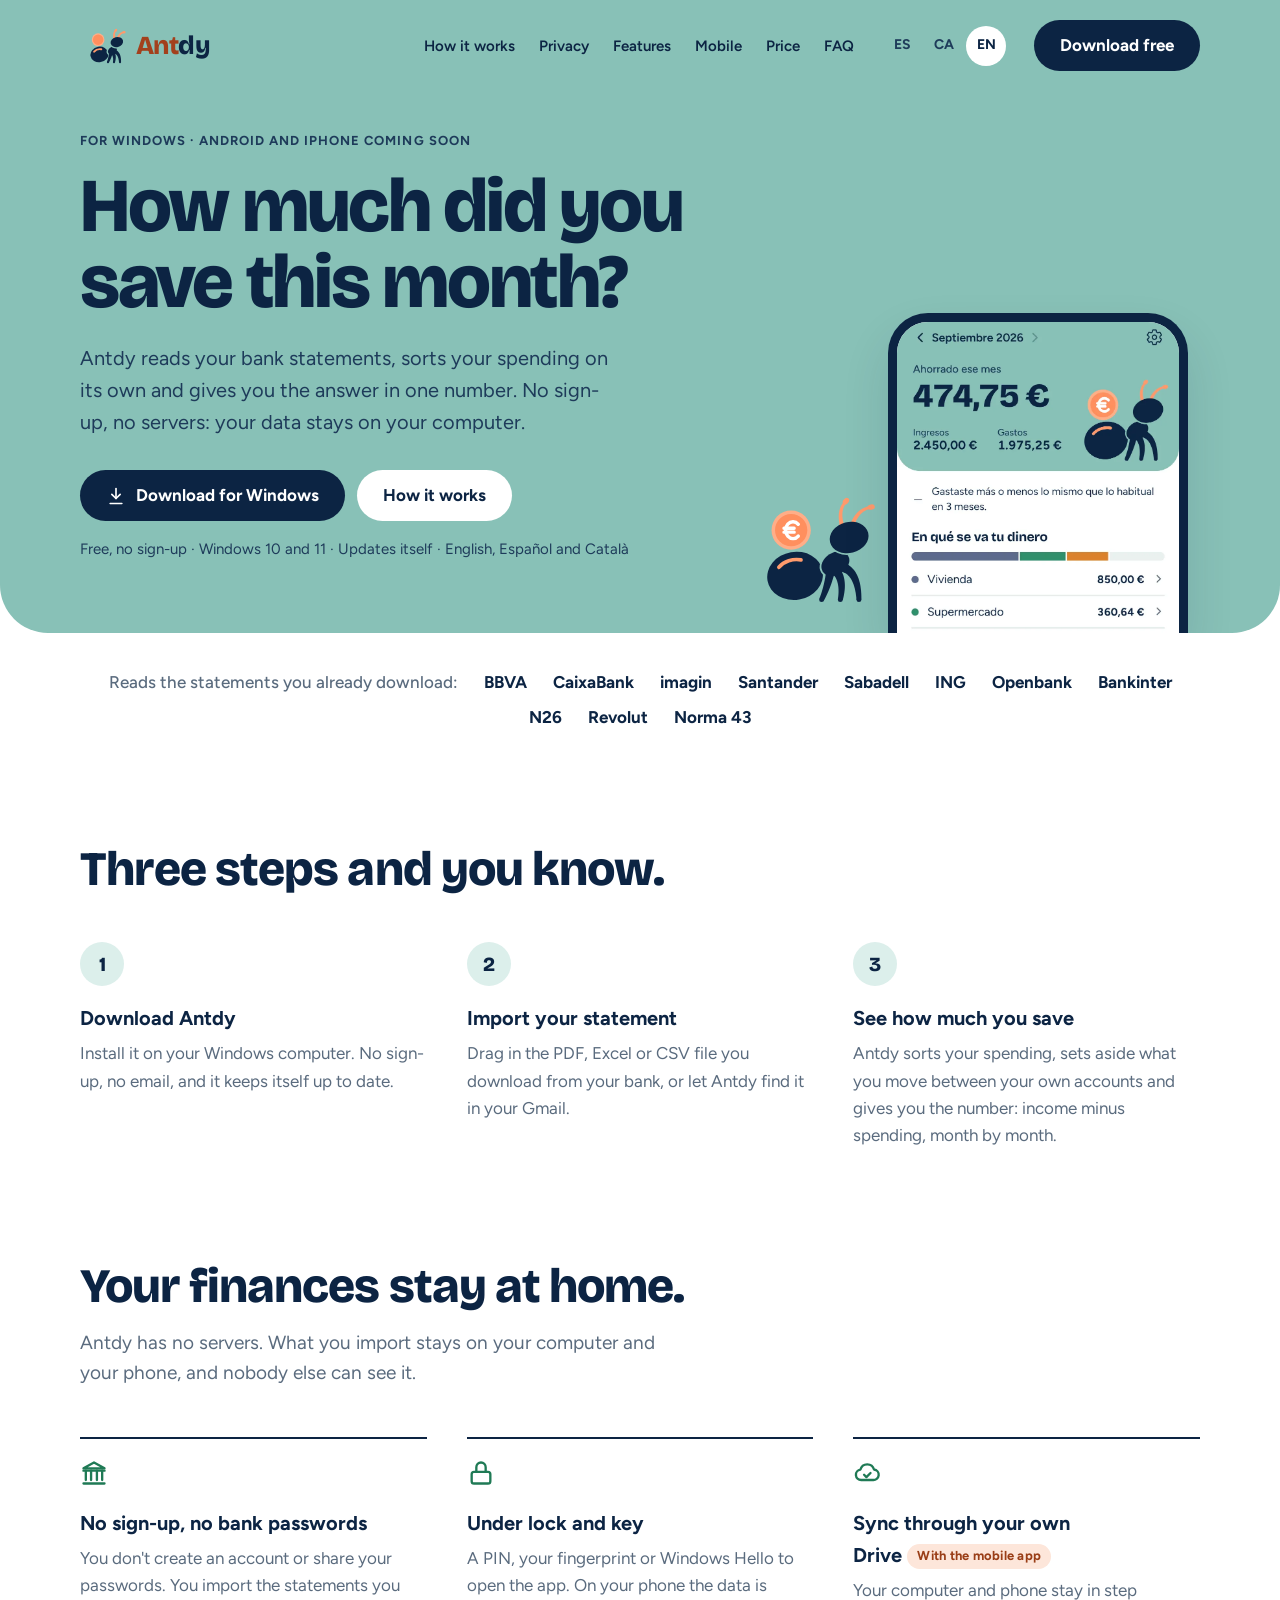
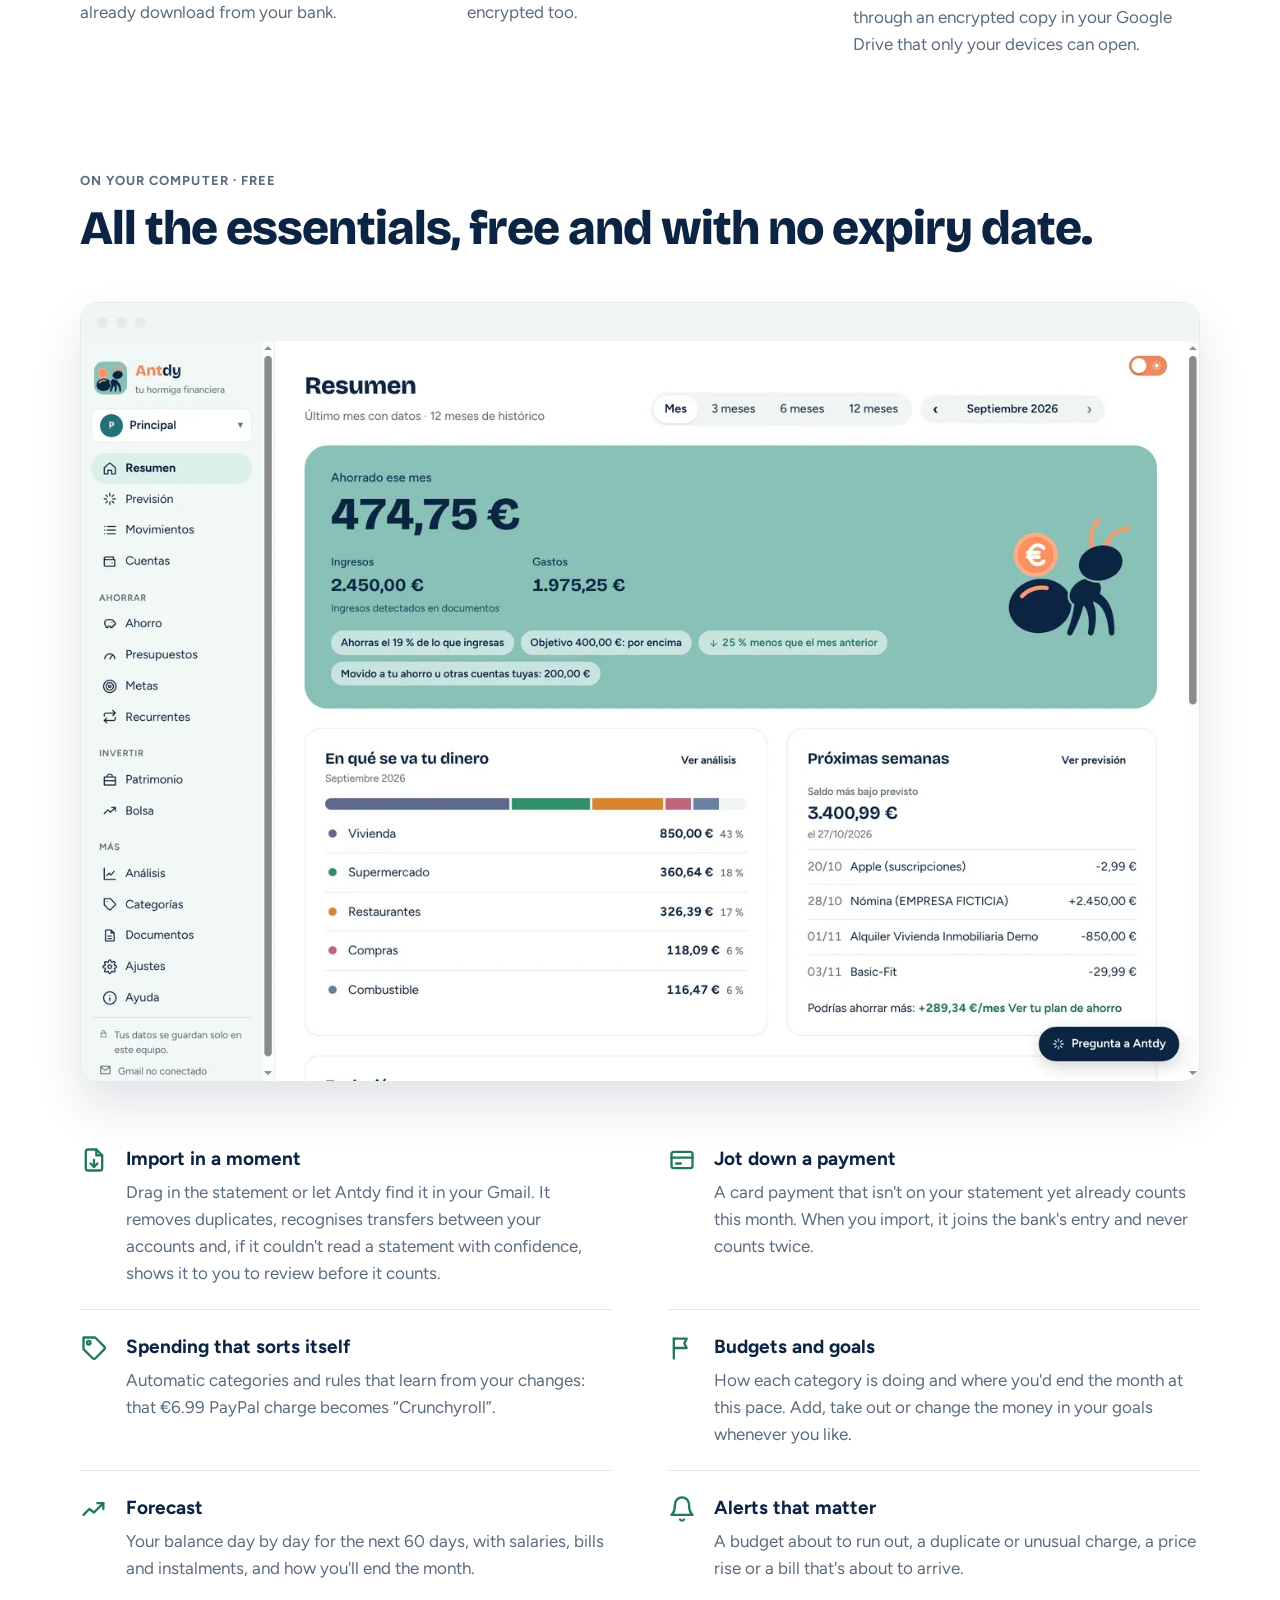
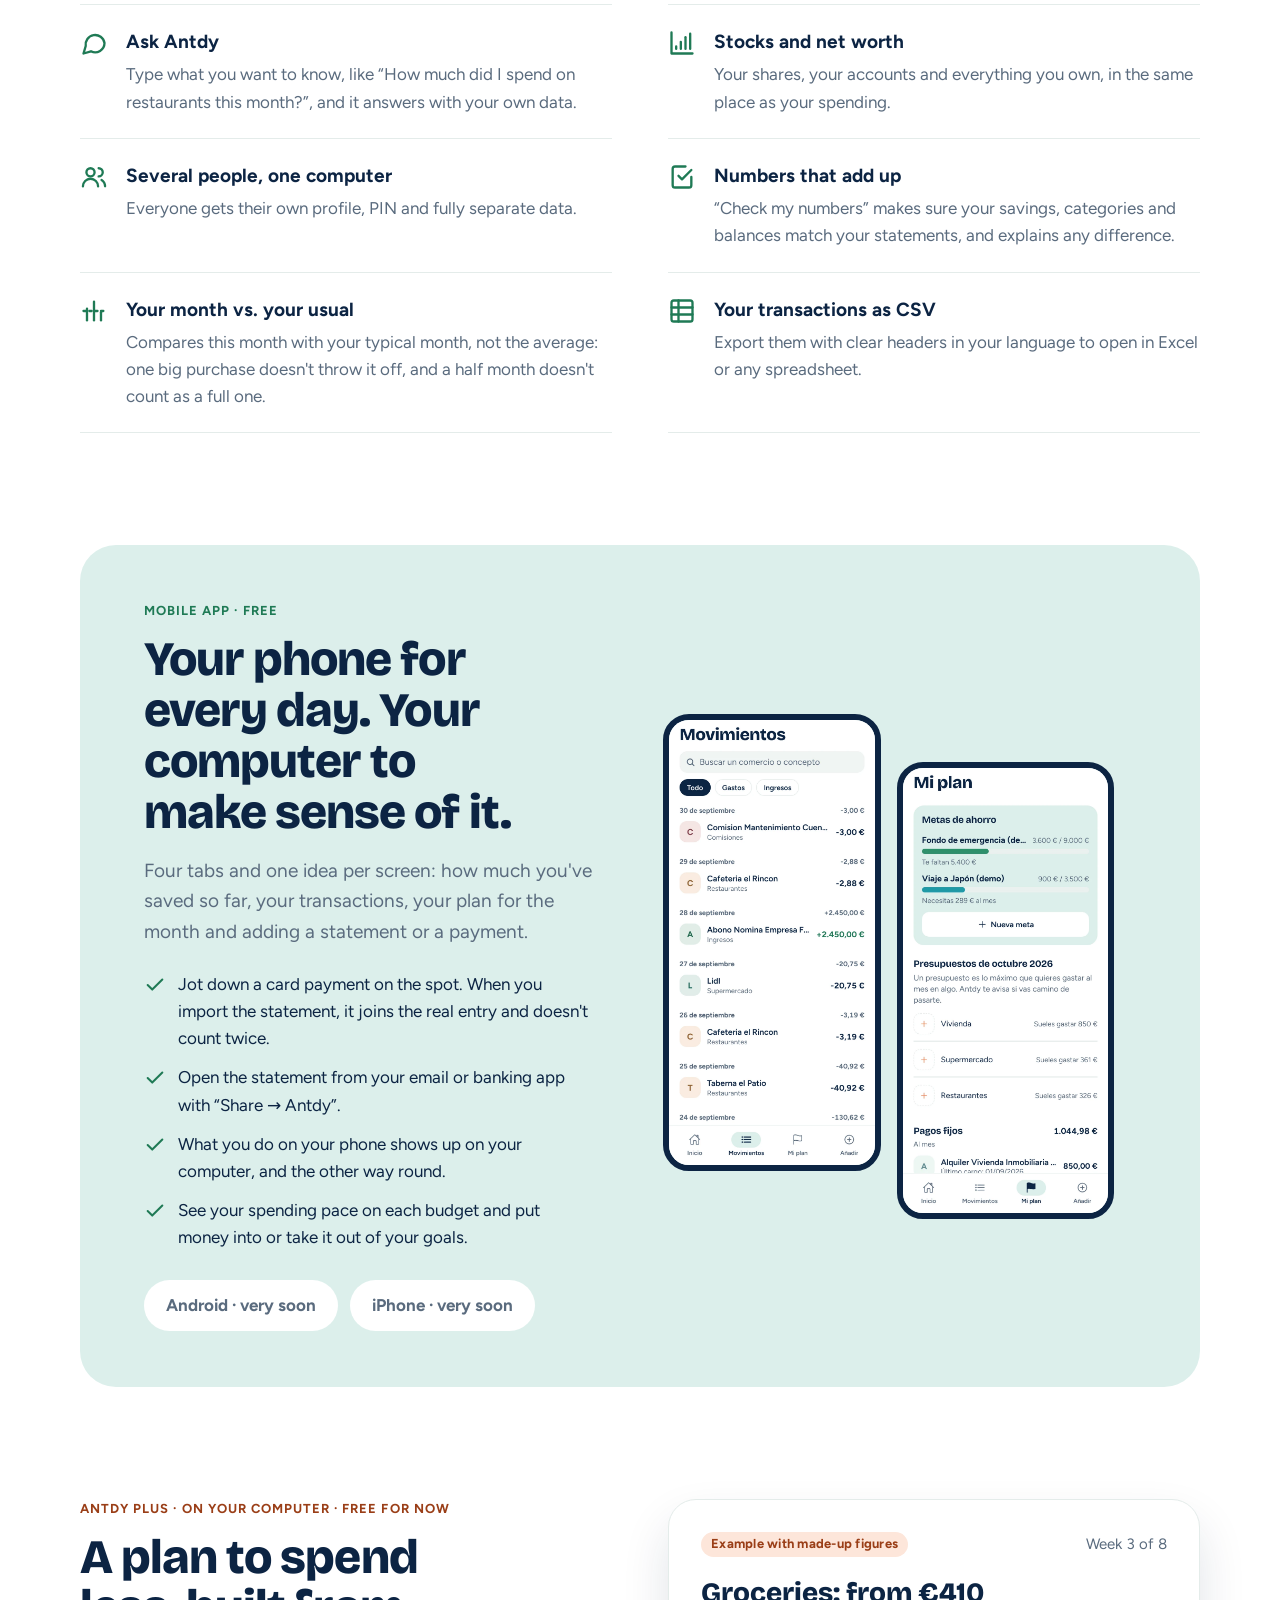
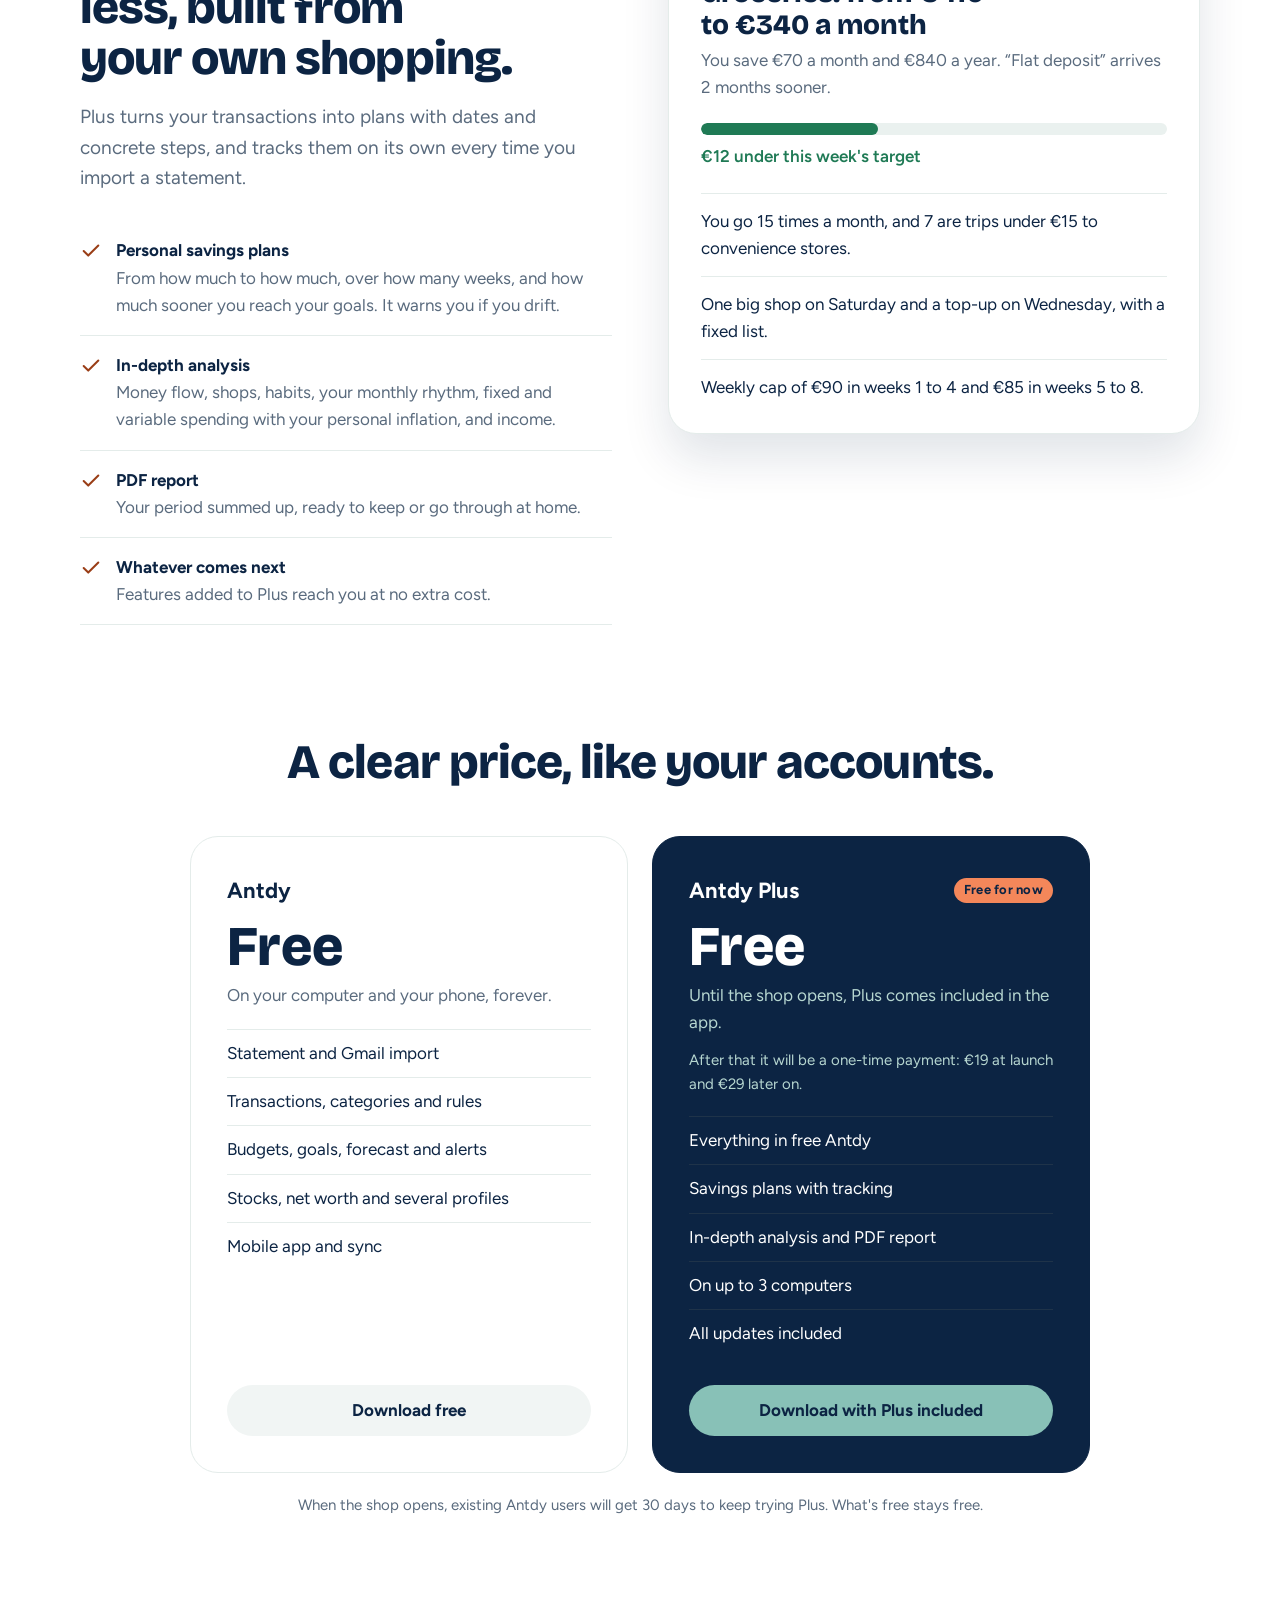
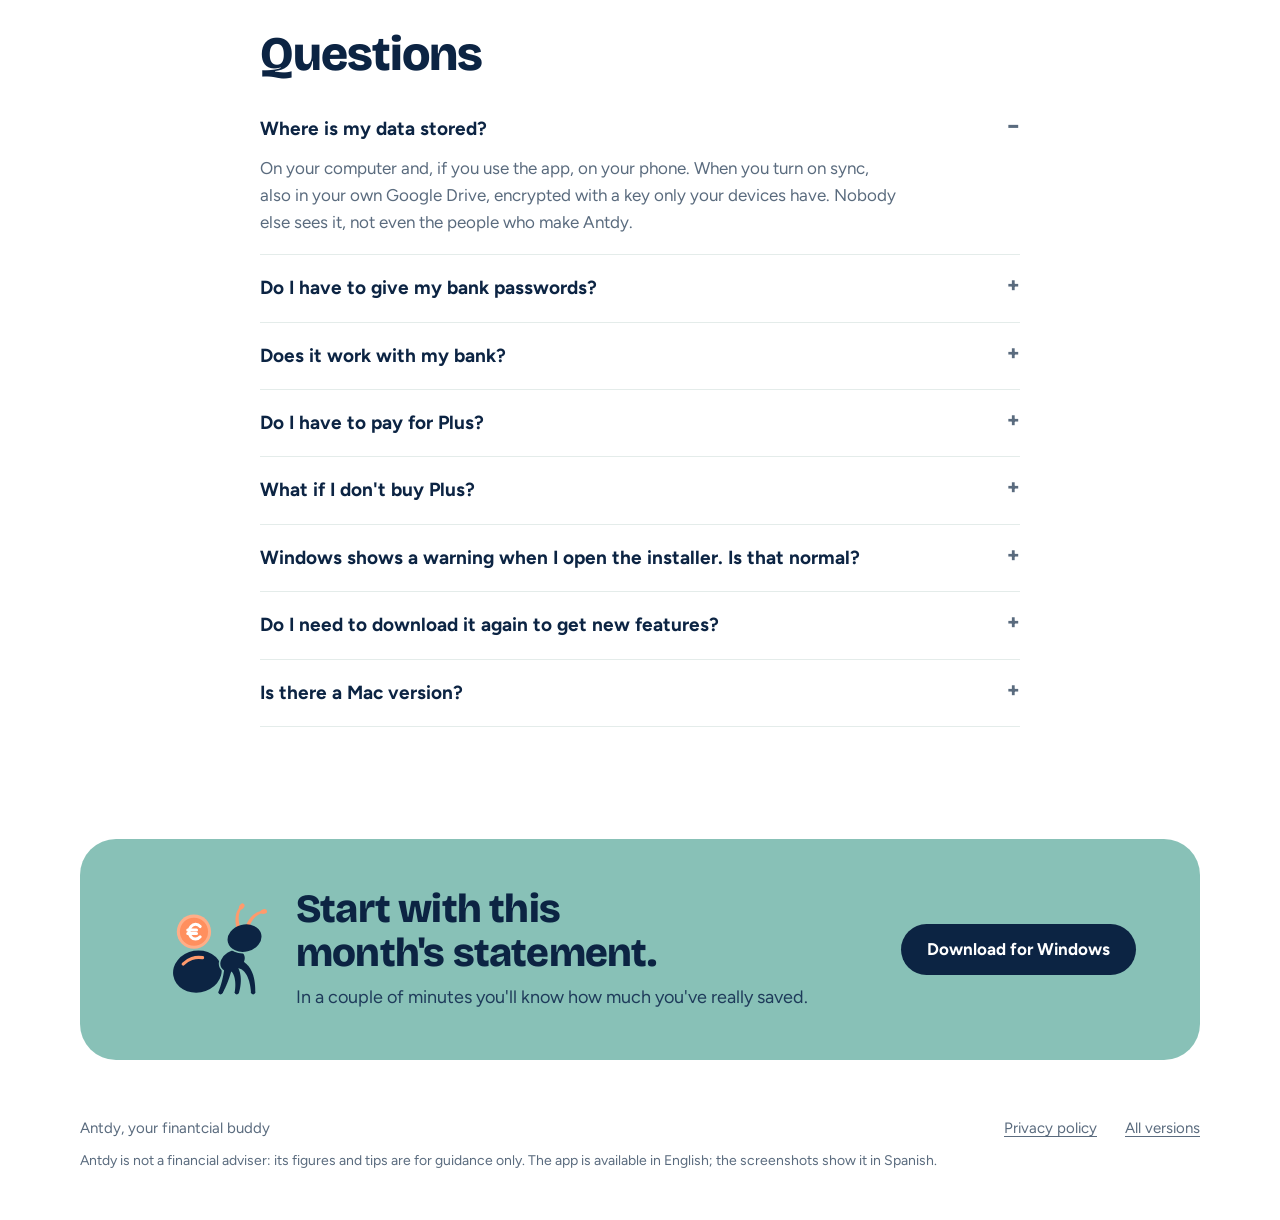
<file: en/index.html>
<!doctype html>
<html lang="en">
<head>
<meta charset="utf-8">
<meta name="viewport" content="width=device-width, initial-scale=1, viewport-fit=cover">
<title>Antdy, your finantcial buddy</title>
<meta name="description" content="Antdy reads your bank statements, sorts your spending and tells you how much you save each month. Free for Windows. Your data stays on your computer.">
<meta name="theme-color" content="#88C1B7">
<meta name="color-scheme" content="light dark">
<meta property="og:type" content="website">
<meta property="og:locale" content="en_GB">
<meta property="og:site_name" content="Antdy">
<meta property="og:title" content="Antdy, your finantcial buddy">
<meta property="og:description" content="Know how much you really save, without handing your data to anyone. Free for Windows.">
<meta property="og:url" content="https://davidescobar98.github.io/antdy/en/">
<meta property="og:image" content="https://davidescobar98.github.io/antdy/img/og.png">
<meta property="og:image:width" content="1200">
<meta property="og:image:height" content="630">
<meta name="twitter:card" content="summary_large_image">
<link rel="canonical" href="https://davidescobar98.github.io/antdy/en/">
<link rel="alternate" hreflang="es" href="https://davidescobar98.github.io/antdy/">
<link rel="alternate" hreflang="ca" href="https://davidescobar98.github.io/antdy/ca/">
<link rel="alternate" hreflang="en" href="https://davidescobar98.github.io/antdy/en/">
<link rel="alternate" hreflang="x-default" href="https://davidescobar98.github.io/antdy/">
<link rel="icon" type="image/svg+xml" href="../img/favicon.svg">
<link rel="icon" type="image/png" sizes="32x32" href="../img/favicon-32.png">
<link rel="apple-touch-icon" href="../img/apple-touch-icon.png">
<link rel="stylesheet" href="../estilos.css">
<script type="application/ld+json">
{"@context": "https://schema.org", "@type": "SoftwareApplication", "name": "Antdy", "applicationCategory": "FinanceApplication", "operatingSystem": "Windows 10, Windows 11", "inLanguage": ["es", "ca", "en"], "url": "https://davidescobar98.github.io/antdy/en/", "image": ["https://davidescobar98.github.io/antdy/img/icono.png", "https://davidescobar98.github.io/antdy/img/og.png"], "description": "Antdy reads your bank statements, sorts your spending and tells you how much you save each month. Your data stays on your computer.", "offers": {"@type": "Offer", "price": "0", "priceCurrency": "EUR"}}
</script>
</head>
<body>
<a class="skip" href="#contenido">Skip to content</a>

<header class="hero band">
  <div class="wrap">
    <nav class="nav" aria-label="Main">
      <a class="logo" href="#inicio" aria-label="Antdy, home">
        <picture><source srcset="../img/hormiga-pequena-inversa.svg" media="(prefers-color-scheme: dark)"><img src="../img/hormiga-pequena.svg" alt="" width="37" height="37"></picture>
        <span class="wordmark"><b>Ant</b>dy</span>
      </a>
      <div class="nav-links">
        <a href="#como">How it works</a>
        <a href="#privacidad">Privacy</a>
        <a href="#ordenador">Features</a>
        <a href="#movil">Mobile</a>
        <a href="#precio">Price</a>
        <a href="#preguntas">FAQ</a>
      </div>
      <div class="langs" aria-label="Language">
        <a href="../" lang="es" hreflang="es">ES</a>
        <a href="../ca/" lang="ca" hreflang="ca">CA</a>
        <a href="./" lang="en" hreflang="en" aria-current="page">EN</a>
      </div>
      <a class="btn" href="#descargar">Download free</a>
    </nav>

    <div class="hero-grid" id="inicio">
      <div class="hero-copy">
        <p class="eyebrow">For Windows · Android and iPhone coming soon</p>
        <h1>How much did you save this month?</h1>
        <p class="sub">Antdy reads your bank statements, sorts your spending on its own and gives you the answer in one number. No sign-up, no servers: your data stays on your computer.</p>
        <div class="hero-actions">
          <a class="btn" href="https://github.com/davidescobar98/FinANTcial-Buddy/releases/latest" data-descarga>
            <svg width="20" height="20" viewBox="0 0 24 24" fill="none" stroke="currentColor" stroke-width="2" stroke-linecap="round" stroke-linejoin="round" aria-hidden="true"><path d="M12 3v12"></path><path d="m7 10 5 5 5-5"></path><path d="M5 21h14"></path></svg>
            Download for Windows
          </a>
          <a class="btn btn-quiet" href="#como">How it works</a>
        </div>
        <p class="hero-note">Free, no sign-up · Windows 10 and 11 · Updates itself · English, Español and Català</p>
      </div>
      <div class="hero-visual">
        <picture><source srcset="../img/hormiga-inversa.svg" media="(prefers-color-scheme: dark)"><img class="hero-ant" src="../img/hormiga.svg" alt="" width="280" height="280"></picture>
        <div class="phone-cut">
          <img src="../img/movil-inicio.webp" alt="Antdy home screen: saved that month €474.75, with income of €2,450.00 and spending of €1,975.25 (sample data, app shown in Spanish)" width="870" height="959">
        </div>
      </div>
    </div>
  </div>
</header>

<main id="contenido">
<div class="band">
  <p class="wrap formats"><span>Reads the statements you already download:</span><span>BBVA</span><span>CaixaBank</span><span>imagin</span><span>Santander</span><span>Sabadell</span><span>ING</span><span>Openbank</span><span>Bankinter</span><span>N26</span><span>Revolut</span><span>Norma 43</span></p>
</div>

<section class="band section" id="como">
  <div class="wrap">
    <h2 class="h2">Three steps and you know.</h2>
    <ol class="steps">
      <li>
        <h3>Download Antdy</h3>
        <p>Install it on your Windows computer. No sign-up, no email, and it keeps itself up to date.</p>
      </li>
      <li>
        <h3>Import your statement</h3>
        <p>Drag in the PDF, Excel or CSV file you download from your bank, or let Antdy find it in your Gmail.</p>
      </li>
      <li>
        <h3>See how much you save</h3>
        <p>Antdy sorts your spending, sets aside what you move between your own accounts and gives you the number: income minus spending, month by month.</p>
      </li>
    </ol>
  </div>
</section>

<section class="band section" id="privacidad">
  <div class="wrap">
    <h2 class="h2">Your finances stay at home.</h2>
    <p class="lead" style="margin-top: 16px;">Antdy has no servers. What you import stays on your computer and your phone, and nobody else can see it.</p>
    <div class="trio">
      <div>
        <svg class="icon" viewBox="0 0 24 24" fill="none" stroke="currentColor" stroke-width="2" stroke-linecap="round" stroke-linejoin="round" aria-hidden="true"><path d="M3 10h18"></path><path d="M5 10v8"></path><path d="M9.5 10v8"></path><path d="M14.5 10v8"></path><path d="M19 10v8"></path><path d="M3 21h18"></path><path d="M12 3 3 8h18z"></path></svg>
        <h3>No sign-up, no bank passwords</h3>
        <p>You don't create an account or share your passwords. You import the statements you already download from your bank.</p>
      </div>
      <div>
        <svg class="icon" viewBox="0 0 24 24" fill="none" stroke="currentColor" stroke-width="2" stroke-linecap="round" stroke-linejoin="round" aria-hidden="true"><rect x="4" y="11" width="16" height="10" rx="2"></rect><path d="M8 11V7a4 4 0 0 1 8 0v4"></path></svg>
        <h3>Under lock and key</h3>
        <p>A PIN, your fingerprint or Windows Hello to open the app. On your phone the data is encrypted too.</p>
      </div>
      <div>
        <svg class="icon" viewBox="0 0 24 24" fill="none" stroke="currentColor" stroke-width="2" stroke-linecap="round" stroke-linejoin="round" aria-hidden="true"><path d="M7 18a4.5 4.5 0 0 1-.6-8.96A6 6 0 0 1 18 9a4.5 4.5 0 0 1-1 9z"></path><path d="m9.5 13.5 2 2 3.5-3.5"></path></svg>
        <h3>Sync through your own Drive <span class="tag">With the mobile app</span></h3>
        <p>Your computer and phone stay in step through an encrypted copy in your Google Drive that only your devices can open.</p>
      </div>
    </div>
  </div>
</section>

<section class="band section" id="ordenador">
  <div class="wrap">
    <p class="eyebrow">On your computer · free</p>
    <h2 class="h2" style="margin-top: 12px;">All the essentials, free and with no expiry date.</h2>
    <div class="window">
      <div class="window-bar" aria-hidden="true"><span></span><span></span><span></span></div>
      <picture>
        <source srcset="../img/escritorio-oscuro-1360.webp 1360w, ../img/escritorio-oscuro.webp 2720w" sizes="(max-width: 1152px) calc(100vw - 34px), 1118px" media="(prefers-color-scheme: dark)">
        <img src="../img/escritorio-1360.webp" loading="lazy" decoding="async" srcset="../img/escritorio-1360.webp 1360w, ../img/escritorio.webp 2720w" sizes="(max-width: 1152px) calc(100vw - 34px), 1118px" alt="Antdy overview on the computer: saved that month €474.75, where your money goes and the coming weeks (sample data, app shown in Spanish)" width="1360" height="900">
      </picture>
    </div>
    <div class="features">
      <div class="feature">
        <svg class="icon" viewBox="0 0 24 24" fill="none" stroke="currentColor" stroke-width="2" stroke-linecap="round" stroke-linejoin="round" aria-hidden="true"><path d="M14 3H7a2 2 0 0 0-2 2v14a2 2 0 0 0 2 2h10a2 2 0 0 0 2-2V8z"></path><path d="M14 3v5h5"></path><path d="M12 12v6"></path><path d="m9 15 3 3 3-3"></path></svg>
        <div><h3>Import in a moment</h3><p>Drag in the statement or let Antdy find it in your Gmail. It removes duplicates, recognises transfers between your accounts and, if it couldn't read a statement with confidence, shows it to you to review before it counts.</p></div>
      </div>
      <div class="feature">
        <svg class="icon" viewBox="0 0 24 24" fill="none" stroke="currentColor" stroke-width="2" stroke-linecap="round" stroke-linejoin="round" aria-hidden="true"><rect x="3" y="5" width="18" height="14" rx="2"></rect><path d="M3 10h18"></path><path d="M7 15h4"></path></svg>
        <div><h3>Jot down a payment</h3><p>A card payment that isn't on your statement yet already counts this month. When you import, it joins the bank's entry and never counts twice.</p></div>
      </div>
      <div class="feature">
        <svg class="icon" viewBox="0 0 24 24" fill="none" stroke="currentColor" stroke-width="2" stroke-linecap="round" stroke-linejoin="round" aria-hidden="true"><path d="M20.6 13.4 13.4 20.6a2 2 0 0 1-2.8 0L3 13V3h10l7.6 7.6a2 2 0 0 1 0 2.8z"></path><circle cx="7.5" cy="7.5" r="1.5"></circle></svg>
        <div><h3>Spending that sorts itself</h3><p>Automatic categories and rules that learn from your changes: that €6.99 PayPal charge becomes “Crunchyroll”.</p></div>
      </div>
      <div class="feature">
        <svg class="icon" viewBox="0 0 24 24" fill="none" stroke="currentColor" stroke-width="2" stroke-linecap="round" stroke-linejoin="round" aria-hidden="true"><path d="M5 21V4"></path><path d="M5 4h11l-2 4 2 4H5"></path></svg>
        <div><h3>Budgets and goals</h3><p>How each category is doing and where you'd end the month at this pace. Add, take out or change the money in your goals whenever you like.</p></div>
      </div>
      <div class="feature">
        <svg class="icon" viewBox="0 0 24 24" fill="none" stroke="currentColor" stroke-width="2" stroke-linecap="round" stroke-linejoin="round" aria-hidden="true"><path d="M3 17l5-5 4 3 8-8"></path><path d="M15 7h5v5"></path></svg>
        <div><h3>Forecast</h3><p>Your balance day by day for the next 60 days, with salaries, bills and instalments, and how you'll end the month.</p></div>
      </div>
      <div class="feature">
        <svg class="icon" viewBox="0 0 24 24" fill="none" stroke="currentColor" stroke-width="2" stroke-linecap="round" stroke-linejoin="round" aria-hidden="true"><path d="M6 8a6 6 0 0 1 12 0c0 7 3 9 3 9H3s3-2 3-9"></path><path d="M10.3 21a1.94 1.94 0 0 0 3.4 0"></path></svg>
        <div><h3>Alerts that matter</h3><p>A budget about to run out, a duplicate or unusual charge, a price rise or a bill that's about to arrive.</p></div>
      </div>
      <div class="feature">
        <svg class="icon" viewBox="0 0 24 24" fill="none" stroke="currentColor" stroke-width="2" stroke-linecap="round" stroke-linejoin="round" aria-hidden="true"><path d="M21 12a8 8 0 0 1-11.6 7.1L3 21l1.9-6.4A8 8 0 1 1 21 12z"></path></svg>
        <div><h3>Ask Antdy</h3><p>Type what you want to know, like “How much did I spend on restaurants this month?”, and it answers with your own data.</p></div>
      </div>
      <div class="feature">
        <svg class="icon" viewBox="0 0 24 24" fill="none" stroke="currentColor" stroke-width="2" stroke-linecap="round" stroke-linejoin="round" aria-hidden="true"><path d="M3 3v18h18"></path><path d="M7 15v2"></path><path d="M11 11v6"></path><path d="M15 7v10"></path><path d="M19 4v13"></path></svg>
        <div><h3>Stocks and net worth</h3><p>Your shares, your accounts and everything you own, in the same place as your spending.</p></div>
      </div>
      <div class="feature">
        <svg class="icon" viewBox="0 0 24 24" fill="none" stroke="currentColor" stroke-width="2" stroke-linecap="round" stroke-linejoin="round" aria-hidden="true"><circle cx="9" cy="8" r="3.5"></circle><path d="M2.5 20a6.5 6.5 0 0 1 13 0"></path><path d="M16 4.5a3.5 3.5 0 0 1 0 7"></path><path d="M18.5 14.5A6.5 6.5 0 0 1 21.5 20"></path></svg>
        <div><h3>Several people, one computer</h3><p>Everyone gets their own profile, PIN and fully separate data.</p></div>
      </div>
      <div class="feature">
        <svg class="icon" viewBox="0 0 24 24" fill="none" stroke="currentColor" stroke-width="2" stroke-linecap="round" stroke-linejoin="round" aria-hidden="true"><path d="M9 11l3 3 8-8"></path><path d="M20 12v7a2 2 0 0 1-2 2H6a2 2 0 0 1-2-2V5a2 2 0 0 1 2-2h9"></path></svg>
        <div><h3>Numbers that add up</h3><p>“Check my numbers” makes sure your savings, categories and balances match your statements, and explains any difference.</p></div>
      </div>
      <div class="feature">
        <svg class="icon" viewBox="0 0 24 24" fill="none" stroke="currentColor" stroke-width="2" stroke-linecap="round" stroke-linejoin="round" aria-hidden="true"><path d="M6 20V10"></path><path d="M12 20V4"></path><path d="M18 20v-7"></path><path d="M3 12h18" stroke-dasharray="2 3"></path></svg>
        <div><h3>Your month vs. your usual</h3><p>Compares this month with your typical month, not the average: one big purchase doesn't throw it off, and a half month doesn't count as a full one.</p></div>
      </div>
      <div class="feature">
        <svg class="icon" viewBox="0 0 24 24" fill="none" stroke="currentColor" stroke-width="2" stroke-linecap="round" stroke-linejoin="round" aria-hidden="true"><rect x="3" y="3" width="18" height="18" rx="2"></rect><path d="M3 9h18"></path><path d="M3 15h18"></path><path d="M9 3v18"></path></svg>
        <div><h3>Your transactions as CSV</h3><p>Export them with clear headers in your language to open in Excel or any spreadsheet.</p></div>
      </div>
    </div>
  </div>
</section>

<section class="band section" id="movil">
  <div class="wrap mobile">
    <div>
      <p class="eyebrow">Mobile app · free</p>
      <h2 class="h2" style="margin-top: 12px;">Your phone for every day. Your computer to make sense of it.</h2>
      <p class="lead">Four tabs and one idea per screen: how much you've saved so far, your transactions, your plan for the month and adding a statement or a payment.</p>
      <ul class="checks">
        <li><svg viewBox="0 0 24 24" fill="none" stroke="currentColor" stroke-width="2.2" stroke-linecap="round" stroke-linejoin="round" aria-hidden="true"><path d="M20 6 9 17l-5-5"></path></svg><span>Jot down a card payment on the spot. When you import the statement, it joins the real entry and doesn't count twice.</span></li>
        <li><svg viewBox="0 0 24 24" fill="none" stroke="currentColor" stroke-width="2.2" stroke-linecap="round" stroke-linejoin="round" aria-hidden="true"><path d="M20 6 9 17l-5-5"></path></svg><span>Open the statement from your email or banking app with “Share → Antdy”.</span></li>
        <li><svg viewBox="0 0 24 24" fill="none" stroke="currentColor" stroke-width="2.2" stroke-linecap="round" stroke-linejoin="round" aria-hidden="true"><path d="M20 6 9 17l-5-5"></path></svg><span>What you do on your phone shows up on your computer, and the other way round.</span></li>
        <li><svg viewBox="0 0 24 24" fill="none" stroke="currentColor" stroke-width="2.2" stroke-linecap="round" stroke-linejoin="round" aria-hidden="true"><path d="M20 6 9 17l-5-5"></path></svg><span>See your spending pace on each budget and put money into or take it out of your goals.</span></li>
      </ul>
      <div class="store-row">
        <span class="pill">Android · very soon</span>
        <span class="pill">iPhone · very soon</span>
      </div>
    </div>
    <div class="phones">
      <img class="phone" loading="lazy" decoding="async" src="../img/movil-movimientos.webp" alt="Transactions on the phone, grouped by day (sample data, app shown in Spanish)" width="780" height="1688">
      <img class="phone" loading="lazy" decoding="async" src="../img/movil-mi-plan.webp" alt="My plan on the phone: savings goals, budgets and fixed payments (sample data, app shown in Spanish)" width="780" height="1688">
    </div>
  </div>
</section>

<section class="band section" id="plus">
  <div class="wrap plus">
    <div>
      <p class="eyebrow">Antdy Plus · on your computer · free for now</p>
      <h2 class="h2" style="margin-top: 12px;">A plan to spend less, built from your own shopping.</h2>
      <p class="lead" style="margin-top: 18px;">Plus turns your transactions into plans with dates and concrete steps, and tracks them on its own every time you import a statement.</p>
      <div class="plus-list">
        <div><svg viewBox="0 0 24 24" fill="none" stroke="currentColor" stroke-width="2.2" stroke-linecap="round" stroke-linejoin="round" aria-hidden="true"><path d="M20 6 9 17l-5-5"></path></svg><p><strong>Personal savings plans</strong><br><span>From how much to how much, over how many weeks, and how much sooner you reach your goals. It warns you if you drift.</span></p></div>
        <div><svg viewBox="0 0 24 24" fill="none" stroke="currentColor" stroke-width="2.2" stroke-linecap="round" stroke-linejoin="round" aria-hidden="true"><path d="M20 6 9 17l-5-5"></path></svg><p><strong>In-depth analysis</strong><br><span>Money flow, shops, habits, your monthly rhythm, fixed and variable spending with your personal inflation, and income.</span></p></div>
        <div><svg viewBox="0 0 24 24" fill="none" stroke="currentColor" stroke-width="2.2" stroke-linecap="round" stroke-linejoin="round" aria-hidden="true"><path d="M20 6 9 17l-5-5"></path></svg><p><strong>PDF report</strong><br><span>Your period summed up, ready to keep or go through at home.</span></p></div>
        <div><svg viewBox="0 0 24 24" fill="none" stroke="currentColor" stroke-width="2.2" stroke-linecap="round" stroke-linejoin="round" aria-hidden="true"><path d="M20 6 9 17l-5-5"></path></svg><p><strong>Whatever comes next</strong><br><span>Features added to Plus reach you at no extra cost.</span></p></div>
      </div>
    </div>
    <div class="plan">
      <div class="plan-top"><span class="tag">Example with made-up figures</span><span class="num">Week 3 of 8</span></div>
      <h3>Groceries: from €410 to €340 a month</h3>
      <p style="color: var(--muted);">You save €70 a month and €840 a year. “Flat deposit” arrives 2 months sooner.</p>
      <div class="bar" role="img" aria-label="Week 3 of 8 of the plan"><div></div></div>
      <p class="ok">€12 under this week's target</p>
      <ul>
        <li>You go 15 times a month, and 7 are trips under €15 to convenience stores.</li>
        <li>One big shop on Saturday and a top-up on Wednesday, with a fixed list.</li>
        <li>Weekly cap of €90 in weeks 1 to 4 and €85 in weeks 5 to 8.</li>
      </ul>
    </div>
  </div>
</section>

<section class="band section" id="precio">
  <div class="wrap">
    <h2 class="h2" style="text-align: center;">A clear price, like your accounts.</h2>
    <div class="prices">
      <div class="price">
        <h3>Antdy</h3>
        <p class="amount">Free</p>
        <p class="terms">On your computer and your phone, forever.</p>
        <ul>
          <li>Statement and Gmail import</li>
          <li>Transactions, categories and rules</li>
          <li>Budgets, goals, forecast and alerts</li>
          <li>Stocks, net worth and several profiles</li>
          <li>Mobile app and sync</li>
        </ul>
        <a class="btn btn-quiet" href="#descargar">Download free</a>
      </div>
      <div class="price price-plus">
        <div class="price-head"><h3>Antdy Plus</h3><span class="tag">Free for now</span></div>
        <p class="amount">Free</p>
        <p class="terms">Until the shop opens, Plus comes included in the app.</p>
        <p class="amount-note">After that it will be a one-time payment: €19 at launch and €29 later on.</p>
        <ul>
          <li>Everything in free Antdy</li>
          <li>Savings plans with tracking</li>
          <li>In-depth analysis and PDF report</li>
          <li>On up to 3 computers</li>
          <li>All updates included</li>
        </ul>
        <!-- Cuando abra la tienda: <a class="btn" href="[enlace de pago de Lemon Squeezy]">Comprar Plus</a> y debajo «O pruébalo gratis 30 días desde la app.» -->
        <a class="btn" href="https://github.com/davidescobar98/FinANTcial-Buddy/releases/latest" data-descarga>Download with Plus included</a>
      </div>
    </div>
    <!-- Cuando abra la tienda: «IVA incluido. Pagas con tarjeta o PayPal y recibes tu clave por correo al momento.» -->
    <p class="fine">When the shop opens, existing Antdy users will get 30 days to keep trying Plus. What's free stays free.</p>
  </div>
</section>

<section class="band section" id="preguntas">
  <div class="faq">
    <h2 class="h2" style="margin-bottom: 16px;">Questions</h2>
    <details open>
      <summary>Where is my data stored?</summary>
      <p>On your computer and, if you use the app, on your phone. When you turn on sync, also in your own Google Drive, encrypted with a key only your devices have. Nobody else sees it, not even the people who make Antdy.</p>
    </details>
    <details>
      <summary>Do I have to give my bank passwords?</summary>
      <p>No. Antdy works with the statements you download from your bank's website or app, or the ones that arrive by email.</p>
    </details>
    <details>
      <summary>Does it work with my bank?</summary>
      <p>It reads PDFs from BBVA, CaixaBank and imagin, and the Excel or CSV exports of BBVA, CaixaBank, imagin, Santander, Sabadell, ING, Openbank, Bankinter, N26 and Revolut. For any other bank, a Norma 43 file or a CSV with date, description and amount will do, and PDFs usually work too. It is designed for Spanish banks and euros.</p>
    </details>
    <details>
      <summary>Do I have to pay for Plus?</summary>
      <p>Not for now: Plus comes free in the app. When the shop opens, a single payment will give you Plus forever on up to three computers, with every update, and you'll be able to try it for 30 days before deciding.</p>
    </details>
    <details>
      <summary>What if I don't buy Plus?</summary>
      <p>You keep using everything free with no time or transaction limit, and your data stays where it is.</p>
    </details>
    <details>
      <summary>Windows shows a warning when I open the installer. Is that normal?</summary>
      <p>Yes. Antdy doesn't have a publisher signature yet, so Windows may show “Windows protected your PC”. Click “More info” and then “Run anyway”. Always download it from this page.</p>
    </details>
    <details>
      <summary>Do I need to download it again to get new features?</summary>
      <p>No. Antdy updates itself and shows you what's new the next time you open it. Your data stays as it was.</p>
    </details>
    <details>
      <summary>Is there a Mac version?</summary>
      <p>Not yet. Antdy runs on Windows 10 and 11, and the Android and iPhone apps are coming very soon.</p>
    </details>
  </div>
</section>

<section class="band section" id="descargar">
  <div class="wrap cta">
    <picture><source srcset="../img/hormiga-inversa.svg" media="(prefers-color-scheme: dark)"><img loading="lazy" decoding="async" src="../img/hormiga.svg" alt="" width="280" height="280"></picture>
    <div>
      <h2>Start with this month's statement.</h2>
      <p>In a couple of minutes you'll know how much you've really saved.</p>
      <p class="version num" id="version" data-label="Version" hidden></p>
    </div>
    <a class="btn" href="https://github.com/davidescobar98/FinANTcial-Buddy/releases/latest" data-descarga>Download for Windows</a>
  </div>
</section>
</main>

<footer class="band">
  <div class="wrap footer">
    <span>Antdy, your finantcial buddy</span>
    <a href="https://davidescobar98.github.io/FinANTcial-Buddy/privacy">Privacy policy</a>
    <!-- PENDIENTE: aviso legal y condiciones de compra (con el titular, el NIF y un correo de contacto). -->
    <a href="https://github.com/davidescobar98/FinANTcial-Buddy/releases">All versions</a>
    <p class="disclaimer">Antdy is not a financial adviser: its figures and tips are for guidance only. The app is available in English; the screenshots show it in Spanish.</p>
  </div>
</footer>

<script src="../descarga.js" defer></script>
</body>
</html>
</file>
<file: estilos.css>
/* Calma aguamarina, como la app: bloque aguamarina arriba, página blanca, listas con líneas finas y naranja solo para lo que pide atención. */
/* fuentes:inicio */
@font-face { font-family: 'Bricolage Grotesque'; font-style: normal; font-weight: 600 800; font-display: swap; src: url('fuentes/bricolage-grotesque.woff2') format('woff2'); }
@font-face { font-family: 'Figtree'; font-style: normal; font-weight: 400 700; font-display: swap; src: url('fuentes/figtree.woff2') format('woff2'); }
/* fuentes:fin */
:root {
  --bg: #FFFFFF;
  --surface: #F1F5F4;
  --soft: #DCEFEB;
  --hero: #88C1B7;
  --hero-ink: #0C2443;
  --hero-muted: #1E3B5A;
  --ink: #0C2443;
  --muted: #5A6B7E;
  --line: #E4ECEA;
  --accent: #F4875A;
  --accent-ink: #9A3E17;
  --accent-soft: #FDE6DA;
  --button: #0C2443;
  --button-ink: #FFFFFF;
  --chip: #FFFFFF;
  --chip-ink: #0C2443;
  --good: #1F7A55;
  --track: #EAF1EF;
  --plus-bg: #0C2443;
  --plus-ink: #FFFFFF;
  --plus-muted: #B6D6D0;
  --plus-line: #1F3349;
  --plus-button: #88C1B7;
  --plus-button-ink: #0C2443;
  --frame: #0C2443;
  --logo-ant: #A3401C;
  --shadow: 0 24px 48px rgba(12, 36, 67, 0.12);
  --display: 'Bricolage Grotesque', 'Figtree', system-ui, -apple-system, 'Segoe UI', sans-serif;
  --body: 'Figtree', system-ui, -apple-system, 'Segoe UI', Roboto, sans-serif;
  --max: 1120px;
  --gutter: 20px;
}
@media (prefers-color-scheme: dark) {
  :root:not([data-theme="light"]) {
    --bg: #0B1828; --surface: #13243A; --soft: #16343A; --hero: #1F4D4C; --hero-ink: #EAF7F4; --hero-muted: #B6D6D0;
    --ink: #EAF2F7; --muted: #A7B7C6; --line: #1F3349; --accent: #FF9A6C; --accent-ink: #FFB48F; --accent-soft: #3A2418;
    --button: #88C1B7; --button-ink: #0B1828; --chip: #0B1828; --chip-ink: #EAF7F4; --good: #6FD3A5; --track: #1E3247;
    --plus-bg: #1F4D4C; --plus-ink: #EAF7F4; --plus-muted: #B6D6D0; --plus-line: #2E6261; --plus-button: #EAF7F4; --plus-button-ink: #0B1828;
    --frame: #050D17; --logo-ant: #FF9A6C; --shadow: 0 24px 48px rgba(0, 0, 0, 0.35);
    color-scheme: dark;
  }
}
:root[data-theme="dark"] {
  --bg: #0B1828; --surface: #13243A; --soft: #16343A; --hero: #1F4D4C; --hero-ink: #EAF7F4; --hero-muted: #B6D6D0;
  --ink: #EAF2F7; --muted: #A7B7C6; --line: #1F3349; --accent: #FF9A6C; --accent-ink: #FFB48F; --accent-soft: #3A2418;
  --button: #88C1B7; --button-ink: #0B1828; --chip: #0B1828; --chip-ink: #EAF7F4; --good: #6FD3A5; --track: #1E3247;
  --plus-bg: #1F4D4C; --plus-ink: #EAF7F4; --plus-muted: #B6D6D0; --plus-line: #2E6261; --plus-button: #EAF7F4; --plus-button-ink: #0B1828;
  --frame: #050D17; --logo-ant: #FF9A6C; --shadow: 0 24px 48px rgba(0, 0, 0, 0.35);
  color-scheme: dark;
}

*, *::before, *::after { box-sizing: border-box; }
html { scroll-behavior: smooth; }
@media (prefers-reduced-motion: reduce) { html { scroll-behavior: auto; } }
body { margin: 0; background: var(--bg); color: var(--ink); font-family: var(--body); font-size: 1.0625rem; line-height: 1.6; -webkit-font-smoothing: antialiased; }
picture { display: contents; } /* el <picture> no cuenta en el diseño: manda el <img> de dentro */
img { max-width: 100%; height: auto; display: block; } /* height: auto para que width/height del HTML no deformen la imagen al encogerla */
a { color: inherit; }
a:focus-visible, summary:focus-visible { outline: 3px solid var(--accent); outline-offset: 3px; border-radius: 6px; }
h1, h2, h3 { margin: 0; text-wrap: balance; }
p { margin: 0; }
.wrap { max-width: var(--max); margin-inline: auto; }
.band { padding-inline: var(--gutter); }

.eyebrow { font-size: 0.8125rem; font-weight: 700; letter-spacing: 0.08em; text-transform: uppercase; color: var(--muted); }
.h2 { font-family: var(--display); font-weight: 800; font-size: clamp(2rem, 4.2vw, 3rem); line-height: 1.06; letter-spacing: -0.02em; }
.lead { font-size: 1.1875rem; color: var(--muted); max-width: 38rem; }
.num { font-variant-numeric: tabular-nums; }

.btn { display: inline-flex; align-items: center; justify-content: center; gap: 10px; min-height: 48px; padding: 12px 26px; border-radius: 999px; font-weight: 700; text-decoration: none; background: var(--button); color: var(--button-ink); transition: transform 0.15s ease; }
.btn:hover { transform: translateY(-1px); }
.btn-quiet { background: var(--chip); color: var(--chip-ink); }
@media (prefers-reduced-motion: reduce) { .btn { transition: none; } .btn:hover { transform: none; } }
.pill { display: inline-flex; align-items: center; min-height: 48px; padding: 12px 22px; border-radius: 999px; font-weight: 700; background: var(--chip); color: var(--muted); }
.tag { display: inline-block; padding: 2px 10px; border-radius: 999px; font-size: 0.8125rem; font-weight: 700; letter-spacing: 0.02em; background: var(--accent-soft); color: var(--accent-ink); vertical-align: 0.15em; }

/* Cabecera aguamarina, con el mismo borde redondeado que el bloque del mes en la app */
.hero { background: var(--hero); color: var(--hero-ink); border-radius: 0 0 48px 48px; overflow: hidden; }
.nav { display: flex; flex-wrap: wrap; align-items: center; gap: 12px 28px; padding-block: 20px; }
.logo { display: flex; align-items: center; gap: 10px; margin-right: auto; text-decoration: none; }
.logo img { width: 36px; height: auto; }
.wordmark { font-family: var(--display); font-weight: 800; font-size: 1.625rem; letter-spacing: -0.02em; color: var(--hero-ink); }
.wordmark b { font-weight: 800; color: var(--logo-ant); }
.nav-links { display: flex; flex-wrap: wrap; gap: 4px 24px; font-weight: 600; font-size: 0.9375rem; }
.nav-links a { text-decoration: none; padding-block: 10px; }
.nav-links a:hover { text-decoration: underline; text-underline-offset: 4px; }
.hero-grid { display: grid; grid-template-columns: minmax(0, 1.15fr) minmax(0, 0.85fr); gap: 40px; align-items: end; padding-top: 40px; }
.hero-copy { padding-bottom: 72px; }
.hero-copy .eyebrow { color: var(--hero-muted); }
.hero h1 { font-family: var(--display); font-weight: 800; font-size: clamp(2.75rem, 6.2vw, 4.75rem); line-height: 1; letter-spacing: -0.03em; margin-top: 16px; }
.hero-copy > p.sub { margin-top: 22px; font-size: 1.25rem; color: var(--hero-muted); max-width: 33rem; }
.hero-actions { display: flex; flex-wrap: wrap; gap: 12px; margin-top: 32px; }
.hero-note { margin-top: 16px; font-size: 0.9375rem; color: var(--hero-muted); }
.hero-visual { display: flex; justify-content: center; align-items: flex-end; gap: 12px; }
.phone-cut { width: min(300px, 70%); border: 9px solid var(--frame); border-bottom: 0; border-radius: 40px 40px 0 0; overflow: hidden; background: #FFFFFF; box-shadow: var(--shadow); }
.hero-ant { flex: none; width: min(110px, 24%); margin-bottom: 28px; }

/* Formatos que lee */
.formats { display: flex; flex-wrap: wrap; justify-content: center; gap: 8px 26px; padding-block: 36px 0; font-weight: 700; }
.formats span:first-child { font-weight: 500; color: var(--muted); }

/* Privacidad */
.section { padding-top: 112px; }
.trio { display: grid; grid-template-columns: repeat(3, minmax(0, 1fr)); gap: 40px; margin-top: 48px; }
.trio > div { border-top: 2px solid var(--ink); padding-top: 20px; }
.trio h3 { font-size: 1.25rem; font-weight: 700; margin: 12px 0 6px; }
.trio p { color: var(--muted); }
.icon { width: 28px; height: 28px; color: var(--good); }

/* En el ordenador */
.window { margin-top: 48px; border-radius: 18px; overflow: hidden; background: var(--bg); border: 1px solid var(--line); box-shadow: var(--shadow); }
.window-bar { display: flex; align-items: center; gap: 8px; height: 38px; padding-inline: 16px; background: var(--surface); }
.window-bar span { width: 11px; height: 11px; border-radius: 50%; background: var(--line); }
.window img { width: 100%; height: auto; }
.features { display: grid; grid-template-columns: repeat(2, minmax(0, 1fr)); column-gap: 56px; margin-top: 40px; }
.feature { display: flex; gap: 18px; padding-block: 22px; border-bottom: 1px solid var(--line); }
.feature .icon { flex: none; margin-top: 2px; }
.feature h3 { font-size: 1.1875rem; font-weight: 700; margin-bottom: 4px; }
.feature p { color: var(--muted); }

/* Móvil */
.mobile { background: var(--soft); border-radius: 36px; padding: 56px clamp(24px, 5vw, 64px); display: grid; grid-template-columns: minmax(0, 1fr) minmax(0, 1.1fr); gap: 48px; align-items: center; }
.mobile .eyebrow { color: var(--good); }
.mobile .lead { color: var(--muted); margin-top: 18px; }
.checks { list-style: none; padding: 0; margin: 24px 0 0; display: grid; gap: 12px; }
.checks li { display: flex; gap: 12px; }
.checks svg { flex: none; width: 22px; height: 22px; margin-top: 3px; color: var(--good); }
.store-row { display: flex; flex-wrap: wrap; gap: 12px; margin-top: 28px; }
.phones { display: flex; justify-content: center; align-items: flex-start; gap: 16px; }
.phone { width: 44%; max-width: 220px; border: 6px solid var(--frame); border-radius: 26px; overflow: hidden; background: #FFFFFF; }
.phones .phone:nth-child(2) { margin-top: 48px; }

/* Plus */
.plus { display: grid; grid-template-columns: minmax(0, 1fr) minmax(0, 1fr); gap: 56px; align-items: start; }
.plus .eyebrow { color: var(--accent-ink); }
.plus-list { margin-top: 28px; }
.plus-list > div { display: flex; gap: 14px; padding-block: 16px; border-bottom: 1px solid var(--line); }
.plus-list svg { flex: none; width: 22px; height: 22px; margin-top: 3px; color: var(--accent-ink); }
.plus-list span { color: var(--muted); }
.plan { border: 1px solid var(--line); border-radius: 28px; padding: 32px; background: var(--bg); box-shadow: var(--shadow); }
.plan-top { display: flex; flex-wrap: wrap; justify-content: space-between; align-items: center; gap: 12px; color: var(--muted); font-size: 0.9375rem; }
.plan h3 { font-family: var(--display); font-weight: 800; font-size: 1.75rem; line-height: 1.15; margin: 20px 0 6px; }
.plan .bar { height: 12px; border-radius: 999px; background: var(--track); overflow: hidden; margin-top: 22px; }
.plan .bar div { width: 38%; height: 100%; border-radius: 999px; background: var(--good); }
.plan .ok { margin-top: 8px; font-weight: 600; color: var(--good); }
.plan ul { list-style: none; padding: 0; margin: 22px 0 0; border-top: 1px solid var(--line); }
.plan li { padding-block: 14px; border-bottom: 1px solid var(--line); }
.plan li:last-child { border-bottom: 0; padding-bottom: 0; }

/* Precio */
.prices { display: grid; grid-template-columns: repeat(2, minmax(0, 1fr)); gap: 24px; max-width: 900px; margin: 48px auto 0; }
.price { border-radius: 28px; padding: 36px; display: flex; flex-direction: column; border: 1px solid var(--line); }
.price h3 { font-size: 1.375rem; font-weight: 700; }
.price .amount { font-family: var(--display); font-weight: 800; font-size: 3.5rem; line-height: 1.1; margin-top: 8px; }
.price .terms { color: var(--muted); margin-top: 4px; }
.price ul { list-style: none; padding: 0; margin: 20px 0 28px; }
.price li { padding-block: 10px; border-top: 1px solid var(--line); }
.price .btn { margin-top: auto; }
.price .btn-quiet { background: var(--surface); }
.price-plus { background: var(--plus-bg); color: var(--plus-ink); border-color: var(--plus-bg); }
.price-plus .terms { color: var(--plus-muted); }
.price-plus li { border-top-color: var(--plus-line); }
.price-plus .btn { background: var(--plus-button); color: var(--plus-button-ink); }
.price-plus .trial { margin-top: 12px; text-align: center; font-size: 0.9375rem; color: var(--plus-muted); }
.price-head { display: flex; flex-wrap: wrap; justify-content: space-between; align-items: center; gap: 8px; }
.price-head .tag { background: var(--accent); color: #0C2443; }
.fine { text-align: center; color: var(--muted); font-size: 0.9375rem; margin-top: 20px; }

/* Preguntas */
.faq { max-width: 760px; margin-inline: auto; }
.faq details { border-bottom: 1px solid var(--line); padding-block: 18px; }
.faq summary { cursor: pointer; font-weight: 700; font-size: 1.1875rem; list-style: none; display: flex; justify-content: space-between; gap: 16px; }
.faq summary::-webkit-details-marker { display: none; }
.faq summary::after { content: '+'; font-family: var(--display); font-size: 1.5rem; line-height: 1; color: var(--muted); }
.faq details[open] summary::after { content: '−'; }
.faq details p { margin-top: 10px; color: var(--muted); max-width: 40rem; }

/* Descargar */
.cta { background: var(--hero); color: var(--hero-ink); border-radius: 36px; padding: 48px clamp(24px, 5vw, 64px); display: flex; flex-wrap: wrap; align-items: center; gap: 28px; }
.cta img { width: 96px; height: auto; }
.cta > div { flex: 1 1 320px; min-width: 0; }
.cta h2 { font-family: var(--display); font-weight: 800; font-size: clamp(1.75rem, 3.4vw, 2.5rem); line-height: 1.1; letter-spacing: -0.02em; }
.cta p { margin-top: 8px; color: var(--hero-muted); font-size: 1.125rem; }
.cta .version { margin-top: 10px; font-size: 0.875rem; }

.footer { display: flex; flex-wrap: wrap; gap: 10px 28px; padding-block: 56px 48px; color: var(--muted); font-size: 0.9375rem; }
.footer span:first-child { margin-right: auto; }
.footer a { text-underline-offset: 3px; }
.footer .disclaimer { flex-basis: 100%; font-size: 0.875rem; }

/* Saltar al contenido: solo aparece al llegar con el teclado */
.skip { position: absolute; left: 16px; top: -100px; z-index: 10; padding: 10px 18px; border-radius: 999px; background: var(--button); color: var(--button-ink); font-weight: 700; text-decoration: none; }
.skip:focus { top: 12px; }

/* Idiomas */
.langs { display: flex; gap: 2px; font-size: 0.875rem; font-weight: 700; }
.langs a { display: inline-flex; align-items: center; justify-content: center; min-width: 40px; min-height: 40px; padding-inline: 8px; border-radius: 999px; text-decoration: none; color: var(--hero-muted); }
.langs a[aria-current="page"] { background: var(--chip); color: var(--chip-ink); }
.langs a:hover { text-decoration: underline; text-underline-offset: 4px; }

/* Cómo funciona: tres pasos */
.steps { list-style: none; padding: 0; margin: 48px 0 0; display: grid; grid-template-columns: repeat(3, minmax(0, 1fr)); gap: 40px; counter-reset: paso; }
.steps li { counter-increment: paso; }
.steps li::before { content: counter(paso); display: inline-flex; align-items: center; justify-content: center; width: 44px; height: 44px; border-radius: 50%; background: var(--soft); color: var(--ink); font-family: var(--display); font-weight: 800; font-size: 1.25rem; }
.steps h3 { font-size: 1.25rem; font-weight: 700; margin: 16px 0 6px; }
.steps p { color: var(--muted); }

.price .amount-note { margin-top: 12px; font-size: 0.9375rem; }
.price-plus .amount-note { color: var(--plus-muted); }

@media (max-width: 900px) {
  .hero-grid, .mobile, .plus { grid-template-columns: minmax(0, 1fr); }
  .hero-copy { padding-bottom: 8px; }
  .trio, .steps { grid-template-columns: minmax(0, 1fr); gap: 32px; }
  .features, .prices { grid-template-columns: minmax(0, 1fr); }
  .section { padding-top: 88px; }
}
@media (max-width: 520px) {
  :root { --gutter: 16px; }
  .hero { border-radius: 0 0 32px 32px; }
  .nav-links { order: 3; width: 100%; gap: 0 18px; }
  .nav > .btn { display: none; } /* el botón de descarga ya está justo debajo, en la portada */
  .mobile, .cta { border-radius: 28px; }
  .price, .plan { padding: 26px; }
  .phones { gap: 10px; }
}
</file>
